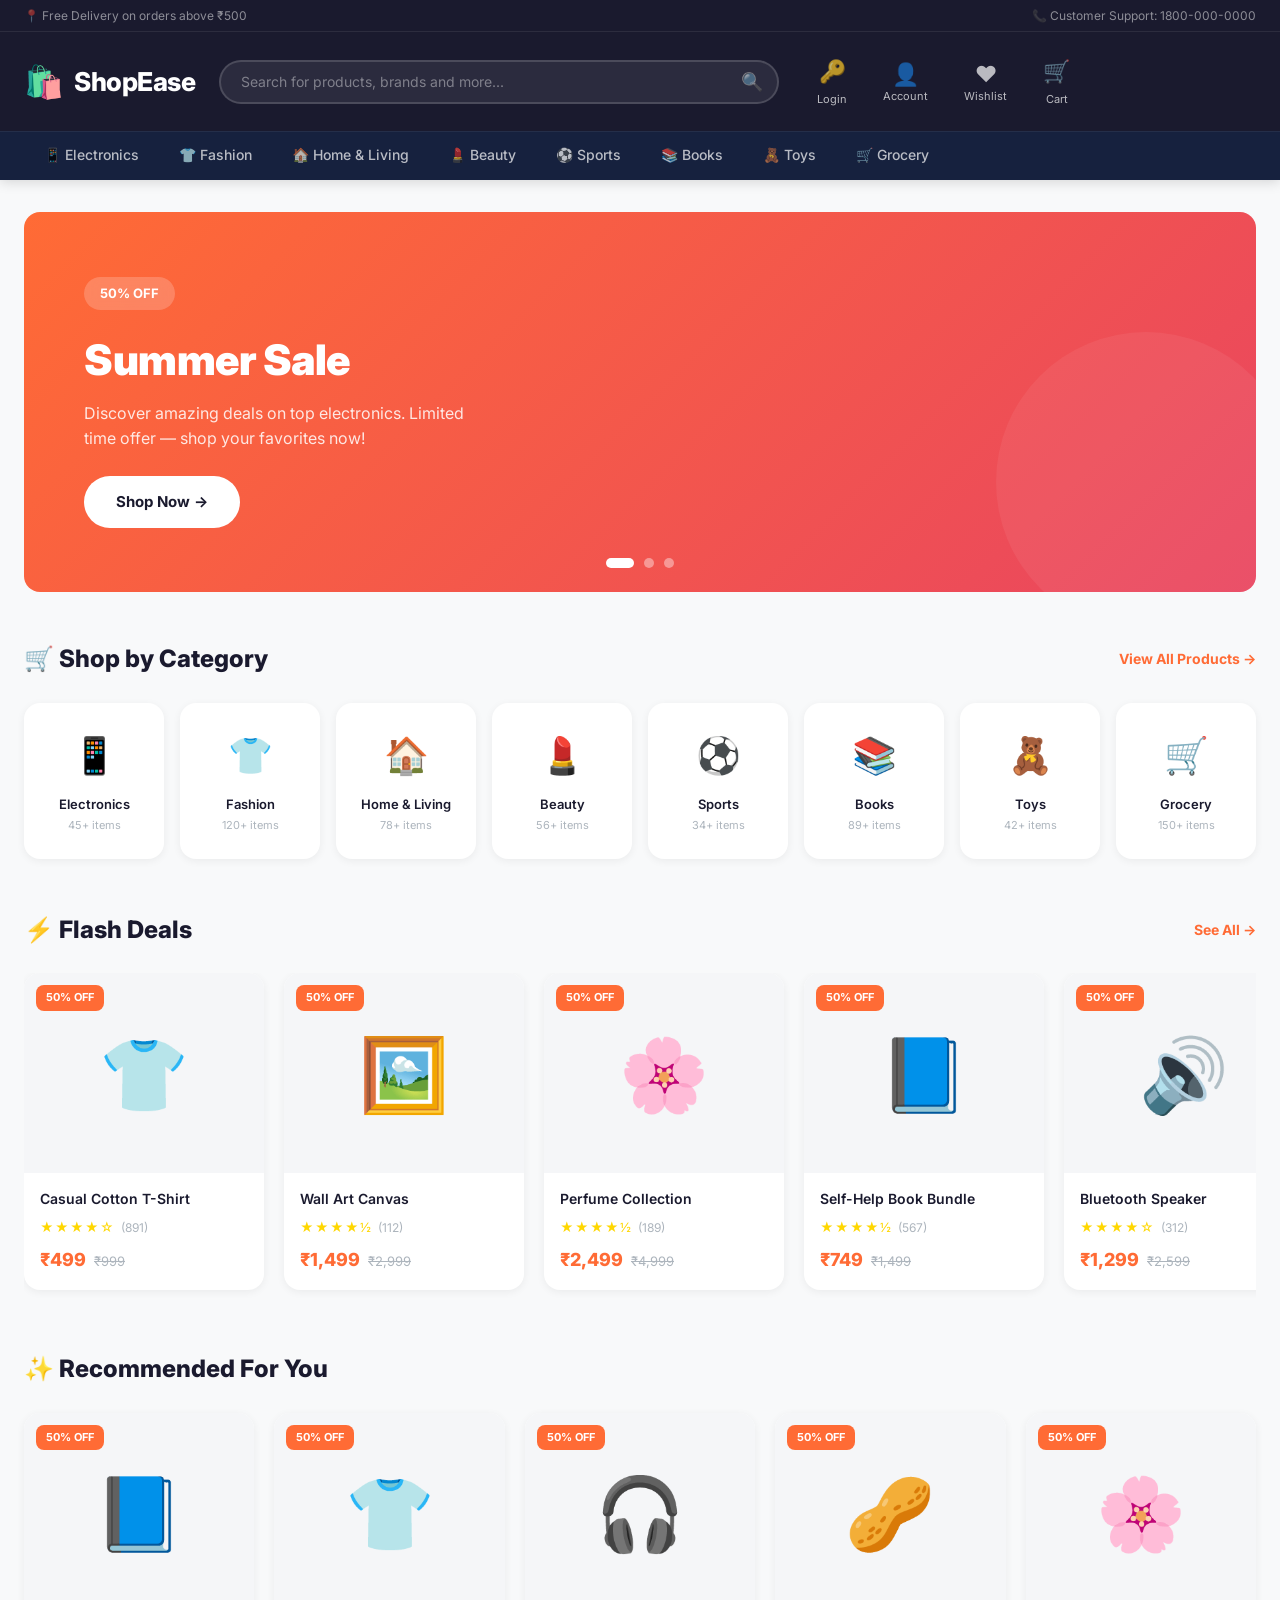
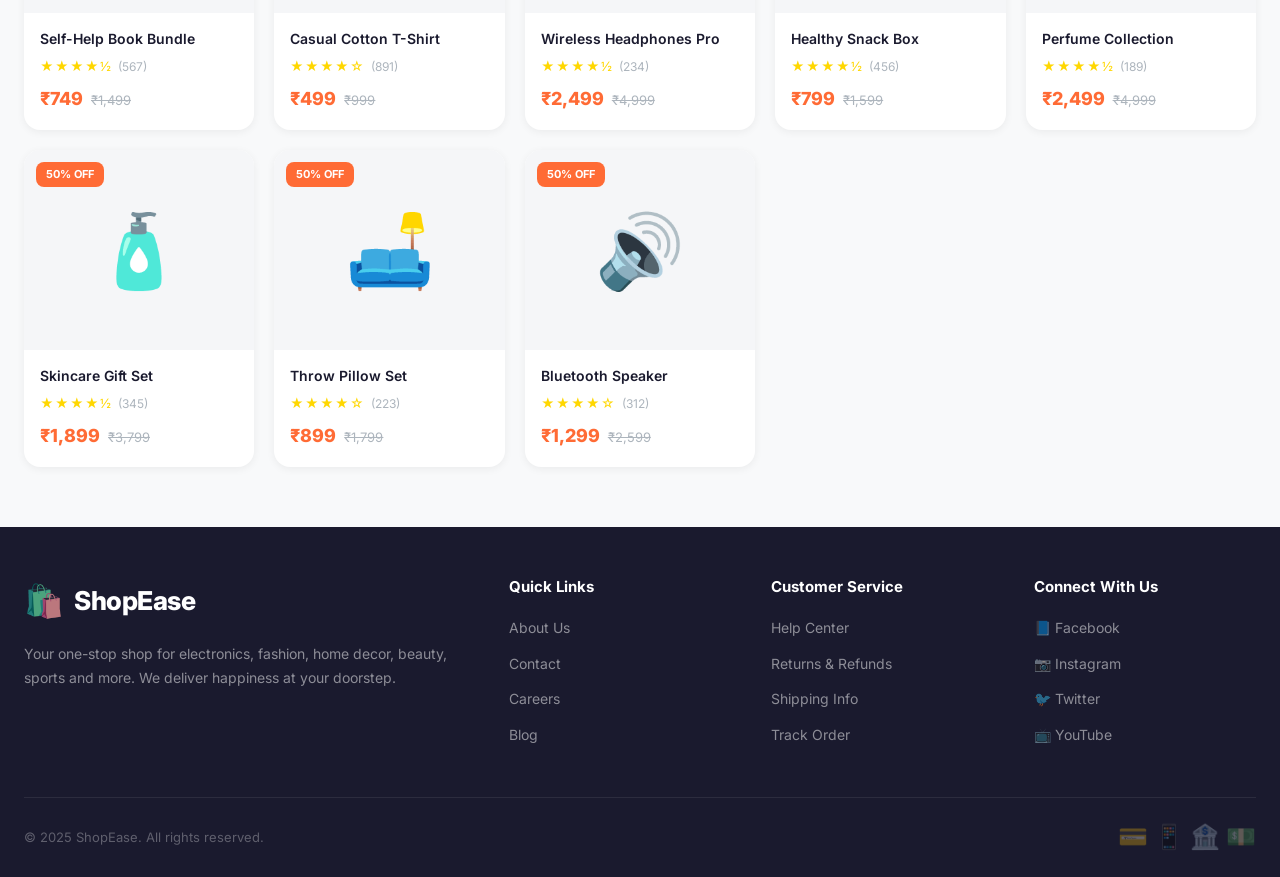
<file: index.html>
<!DOCTYPE html>
<html lang="en">

<head>
  <meta charset="UTF-8" />
  <meta name="viewport" content="width=device-width, initial-scale=1.0" />
  <title>ShopEase – Premium Online Shopping</title>
  <meta name="description"
    content="ShopEase – Discover amazing deals on electronics, fashion, home decor, beauty and more. Shop with confidence." />
  <link rel="stylesheet" href="styles.css" />
  <script
    src="https://cdn.c360a.salesforce.com/beacon/c360a/8842efab-59fa-426b-980d-b80e8fdeb8ed/scripts/c360a.min.js"></script>
</head>

<body>

  <!-- TOAST -->
  <div id="toast" class="toast"></div>

  <!-- Header -->
  <header class="site-header" id="siteHeader"></header>

  <main>
    <div class="container" style="padding-top:32px;">
      <!-- Hero Banner -->
      <div class="hero-banner" id="heroBanner">
        <div class="hero-track" id="heroTrack"></div>
        <div class="hero-dots" id="heroDots"></div>
      </div>

      <!-- Categories -->
      <div class="section">
        <div class="section-header">
          <h2 class="section-title">🛒 Shop by Category</h2>
          <a href="products.html?cat=0&name=All%20Products" class="see-all">View All Products →</a>
        </div>
        <div class="categories-grid" id="categoriesGrid"></div>
      </div>

      <!-- Flash Deals -->
      <div class="section">
        <div class="section-header">
          <h2 class="section-title">⚡ Flash Deals</h2>
          <a href="products.html?cat=0&name=All%20Products" class="see-all">See All →</a>
        </div>
        <div class="products-row" id="flashDealsRow"></div>
      </div>

      <!-- Recommended -->
      <div class="section">
        <div class="section-header">
          <h2 class="section-title">✨ Recommended For You</h2>
        </div>
        <div class="products-grid" id="recommendedGrid"></div>
      </div>
    </div>
  </main>

  <!-- Footer -->
  <footer class="site-footer" id="siteFooter"></footer>

  <script src="shared.js"></script>
  <script>
    // ============ HOME PAGE LOGIC ============
    let bannerIndex = 0;
    let bannerInterval;

    function renderHomePage() {
      renderHeader('siteHeader');
      renderFooter('siteFooter');

      // Hero Banner
      const track = document.getElementById('heroTrack');
      const dots = document.getElementById('heroDots');
      track.innerHTML = banners.map(b => `
        <div class="hero-slide" style="background:${b.gradient}">
          <span class="hero-badge">${b.badge}</span>
          <h2 class="hero-title">${b.title}</h2>
          <p class="hero-subtitle">${b.subtitle}</p>
          <a href="products.html?cat=0&name=All%20Products" class="hero-cta">Shop Now →</a>
        </div>
      `).join('');
      dots.innerHTML = banners.map((_, i) => `<div class="hero-dot ${i === 0 ? 'active' : ''}" onclick="goToBanner(${i})"></div>`).join('');

      clearInterval(bannerInterval);
      bannerIndex = 0;
      bannerInterval = setInterval(() => {
        bannerIndex = (bannerIndex + 1) % banners.length;
        goToBanner(bannerIndex);
      }, 5000);

      // Categories Grid
      document.getElementById('categoriesGrid').innerHTML = categories.map(c => `
        <a href="products.html?cat=${c.id}&name=${encodeURIComponent(c.name)}" class="category-card">
          <span class="emoji">${c.icon}</span>
          <span class="name">${c.name}</span>
          <span class="count">${c.count}+ items</span>
        </a>
      `).join('');

      // Flash Deals
      document.getElementById('flashDealsRow').innerHTML = shuffle(products).slice(0, 6).map(productCardHTML).join('');

      // Recommended
      document.getElementById('recommendedGrid').innerHTML = shuffle(products).slice(0, 8).map(productCardHTML).join('');
    }

    function goToBanner(index) {
      bannerIndex = index;
      document.getElementById('heroTrack').style.transform = `translateX(-${index * 100}%)`;
      document.querySelectorAll('.hero-dot').forEach((d, i) => d.classList.toggle('active', i === index));
    }

    // Check for login redirect
    document.addEventListener('DOMContentLoaded', () => {
      renderHomePage();
      if (getUrlParam('loggedIn') === 'true') {
        setTimeout(() => showToast('Logged in successfully! 🎉'), 300);
        // Clean the URL
        window.history.replaceState({}, '', 'index.html');
      }
    });
  </script>
</body>

</html>
</file>
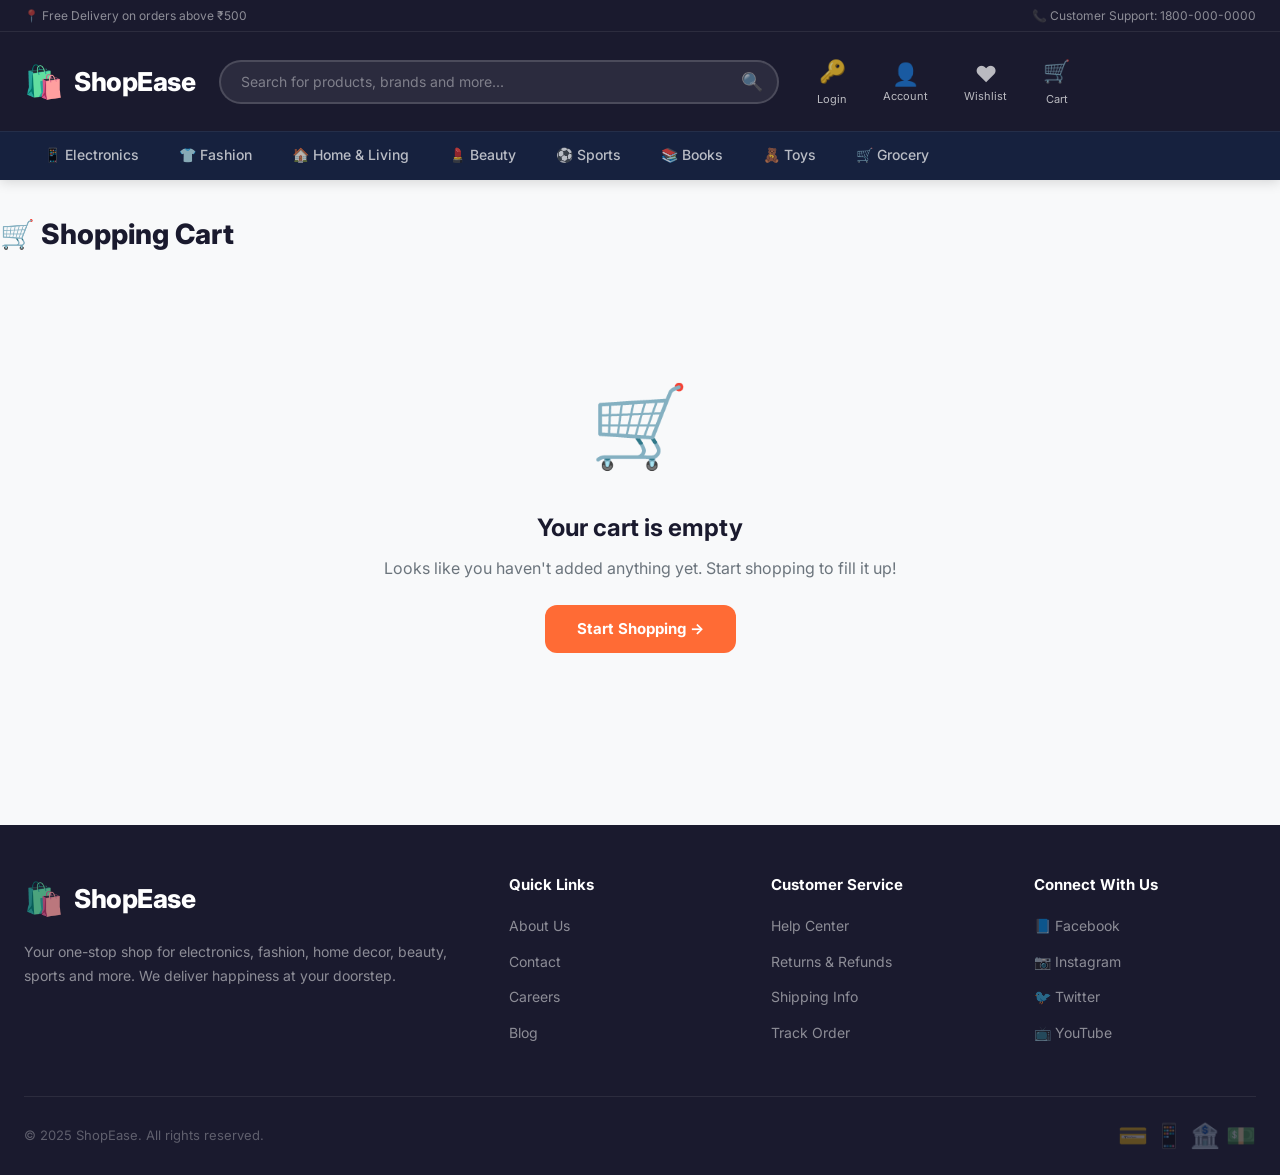
<file: cart.html>
<!DOCTYPE html>
<html lang="en">

<head>
    <meta charset="UTF-8" />
    <meta name="viewport" content="width=device-width, initial-scale=1.0" />
    <title>Shopping Cart – ShopEase</title>
    <meta name="description" content="Review your shopping cart, apply coupons, and proceed to checkout on ShopEase." />
    <link rel="stylesheet" href="styles.css" />
    <script
        src="https://cdn.c360a.salesforce.com/beacon/c360a/8842efab-59fa-426b-980d-b80e8fdeb8ed/scripts/c360a.min.js"></script>
</head>

<body>

    <!-- TOAST -->
    <div id="toast" class="toast"></div>

    <!-- Header -->
    <header class="site-header" id="siteHeader"></header>

    <main>
        <div class="container cart-page-content">
            <h1 style="font-size:28px;font-weight:800;margin-bottom:24px;">🛒 Shopping Cart <span id="cartCountLabel"
                    style="font-size:16px;color:var(--text-secondary);font-weight:400;"></span></h1>
            <div id="cartContent"></div>
        </div>
    </main>

    <!-- Footer -->
    <footer class="site-footer" id="siteFooter"></footer>

    <script src="shared.js"></script>
    <script>
        function renderCart() {
            const container = document.getElementById('cartContent');
            const countLabel = document.getElementById('cartCountLabel');
            const cart = getCart();

            if (cart.length === 0) {
                countLabel.textContent = '';
                container.innerHTML = `
          <div class="empty-cart">
            <div class="emoji">🛒</div>
            <h3>Your cart is empty</h3>
            <p>Looks like you haven't added anything yet. Start shopping to fill it up!</p>
            <a href="index.html" class="btn btn-primary-std">Start Shopping →</a>
          </div>
        `;
                return;
            }

            const count = getCartCount();
            countLabel.textContent = `(${count} items)`;
            const subtotal = getSubtotal();
            const shipping = getShipping();
            const discount = getDiscount();
            const total = getTotal();

            const itemsHTML = cart.map(item => {
                const p = products.find(pr => pr.id === item.productId);
                if (!p) return '';
                const emoji = productEmojis[p.image] || '📦';
                return `
          <div class="cart-card">
            <div class="cart-card-img">${emoji}</div>
            <div class="cart-card-details">
              <div class="cart-card-top">
                <a href="product-detail.html?id=${p.id}" class="cart-card-name">${p.name}</a>
                <button class="remove-btn" onclick="removeFromCart(${p.id});renderCart();showToast('Item removed');">✕ Remove</button>
              </div>
              <div class="cart-card-price-row">
                <span class="product-price">${formatPrice(p.price * item.quantity)}</span>
                <span class="product-original-price">${formatPrice(p.originalPrice * item.quantity)}</span>
              </div>
              <div class="qty-selector">
                <button class="qty-btn" onclick="updateQuantity(${p.id},${item.quantity - 1});renderCart();">−</button>
                <span class="qty-val">${item.quantity}</span>
                <button class="qty-btn" onclick="updateQuantity(${p.id},${item.quantity + 1});renderCart();">+</button>
              </div>
            </div>
          </div>
        `;
            }).join('');

            container.innerHTML = `
        <div class="cart-layout">
          <div class="cart-items-list">${itemsHTML}</div>
          <div class="cart-sidebar">
            <div class="coupon-card">
              <h4>🏷️ Have a coupon?</h4>
              <div class="coupon-row">
                <input type="text" placeholder="Enter coupon code" />
                <button onclick="showToast('Coupon applied! 🎉')">Apply</button>
              </div>
            </div>
            <div class="summary-card">
              <h3>Order Summary</h3>
              <div class="summary-row"><span class="label">Subtotal (${count} items)</span><span class="value">${formatPrice(subtotal)}</span></div>
              <div class="summary-row"><span class="label">Shipping</span><span class="value">${shipping === 0 ? 'FREE' : formatPrice(shipping)}</span></div>
              <div class="summary-row discount"><span class="label">Discount (10%)</span><span class="value">-${formatPrice(discount)}</span></div>
              <div class="summary-row total"><span class="label">Total</span><span class="value">${formatPrice(total)}</span></div>
              <a href="payment.html" class="btn btn-primary-full">Proceed to Checkout →</a>
            </div>
          </div>
        </div>
      `;
        }

        document.addEventListener('DOMContentLoaded', () => {
            renderHeader('siteHeader');
            renderFooter('siteFooter');
            renderCart();
        });
    </script>
</body>

</html>
</file>
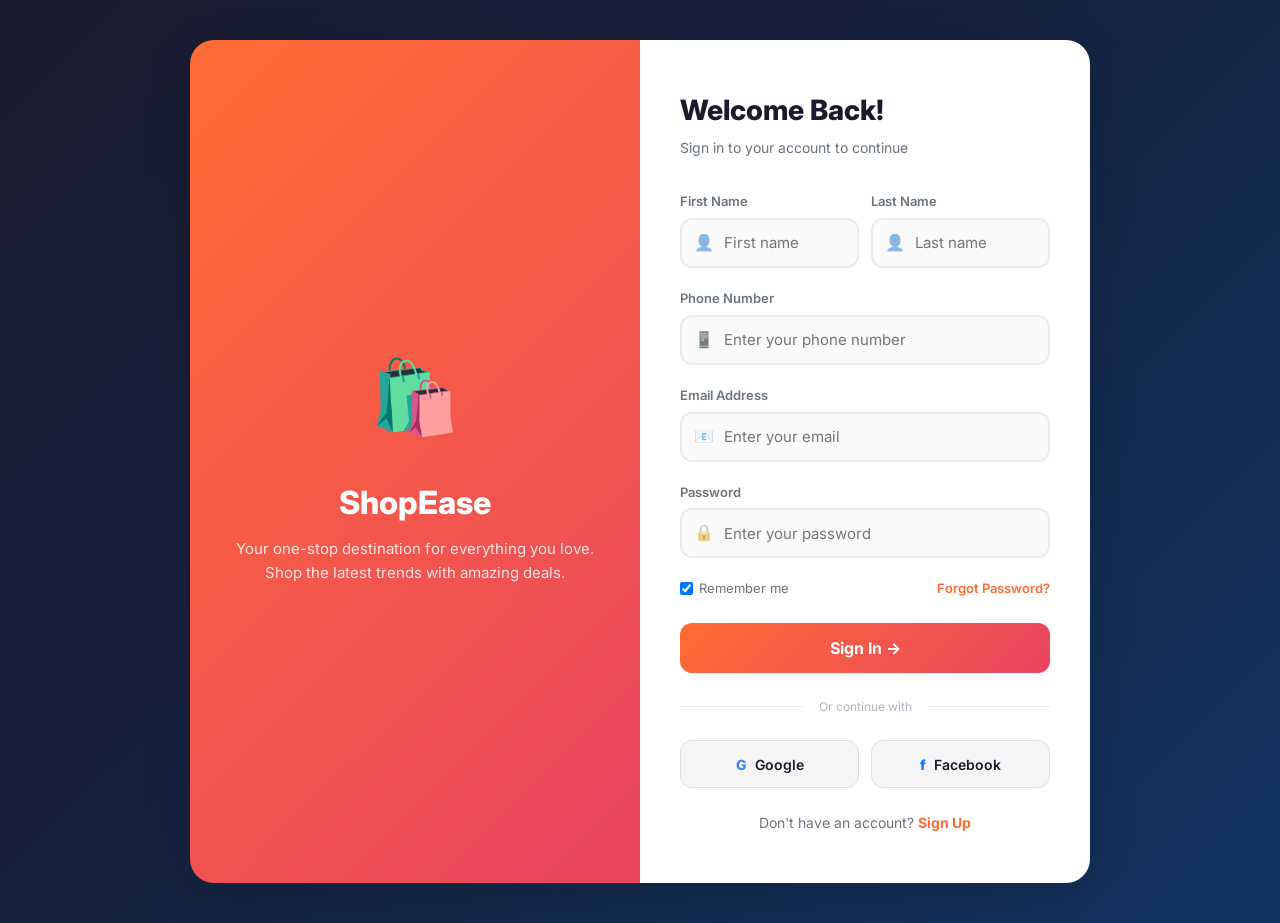
<file: login.html>
<!DOCTYPE html>
<html lang="en">

<head>
    <meta charset="UTF-8" />
    <meta name="viewport" content="width=device-width, initial-scale=1.0" />
    <title>Login – ShopEase</title>
    <meta name="description"
        content="Sign in to your ShopEase account to access your cart, orders, and personalized deals." />
    <link rel="stylesheet" href="styles.css" />
    <script
        src="https://cdn.c360a.salesforce.com/beacon/c360a/8842efab-59fa-426b-980d-b80e8fdeb8ed/scripts/c360a.min.js"></script>
</head>

<body>

    <!-- TOAST -->
    <div id="toast" class="toast"></div>

    <!-- LOGIN PAGE -->
    <div class="login-page-wrapper">
        <div class="login-card">
            <div class="login-hero">
                <div class="emoji">🛍️</div>
                <h2>ShopEase</h2>
                <p>Your one-stop destination for everything you love. Shop the latest trends with amazing deals.</p>
            </div>
            <div class="login-form-side">
                <h1>Welcome Back!</h1>
                <p class="subtitle">Sign in to your account to continue</p>
                <div class="form-row">
                    <div class="form-group">
                        <label>First Name</label>
                        <div class="input-wrap">
                            <span class="input-icon">👤</span>
                            <input type="text" id="firstNameInput" placeholder="First name" />
                        </div>
                    </div>
                    <div class="form-group">
                        <label>Last Name</label>
                        <div class="input-wrap">
                            <span class="input-icon">👤</span>
                            <input type="text" id="lastNameInput" placeholder="Last name" />
                        </div>
                    </div>
                </div>
                <div class="form-group">
                    <label>Phone Number</label>
                    <div class="input-wrap">
                        <span class="input-icon">📱</span>
                        <input type="tel" id="phoneInput" placeholder="Enter your phone number" />
                    </div>
                </div>
                <div class="form-group">
                    <label>Email Address</label>
                    <div class="input-wrap">
                        <span class="input-icon">📧</span>
                        <input type="email" id="emailInput" placeholder="Enter your email" />
                    </div>
                </div>
                <div class="form-group">
                    <label>Password</label>
                    <div class="input-wrap">
                        <span class="input-icon">🔒</span>
                        <input type="password" id="passwordInput" placeholder="Enter your password" />
                    </div>
                </div>
                <div class="form-options">
                    <label><input type="checkbox" checked /> Remember me</label>
                    <a href="#" onclick="showToast('Password reset link sent!');return false;">Forgot Password?</a>
                </div>
                <button id="signin-btn" class="btn btn-primary-full" onclick="loginSuccess()">Sign In →</button>
                <div class="divider">Or continue with</div>
                <div class="social-row">
                    <button class="btn-social" onclick="loginSuccess()"><span
                            style="color:#4285F4;font-weight:800;">G</span>
                        Google</button>
                    <button class="btn-social" onclick="loginSuccess()"><span
                            style="color:#1877F2;font-weight:800;">f</span>
                        Facebook</button>
                </div>
                <div class="login-footer">Don't have an account? <a href="#"
                        onclick="showToast('Sign Up - Coming soon!');return false;">Sign Up</a></div>
            </div>
        </div>
    </div>

    <script src="shared.js"></script>
    <script>
        function loginSuccess() {
            window.location.href = 'index.html?loggedIn=true';
        }
    </script>
</body>

</html>
</file>
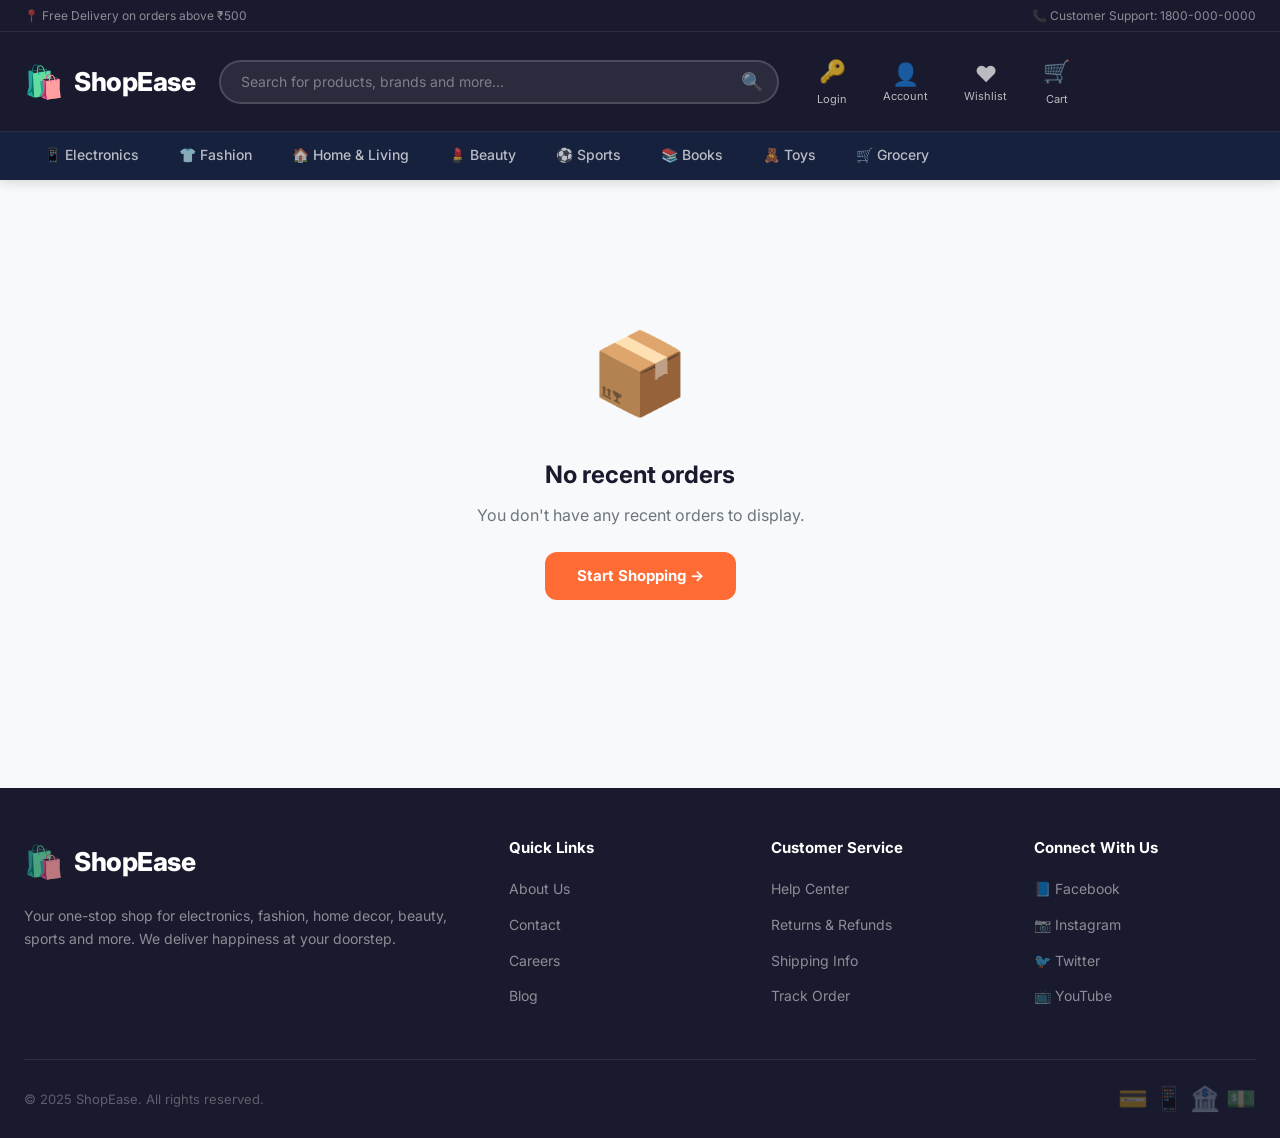
<file: order.html>
<!DOCTYPE html>
<html lang="en">

<head>
    <meta charset="UTF-8" />
    <meta name="viewport" content="width=device-width, initial-scale=1.0" />
    <title>Order Confirmed – ShopEase</title>
    <meta name="description"
        content="Your order has been placed successfully! Track your order and continue shopping on ShopEase." />
    <link rel="stylesheet" href="styles.css" />
    <script
        src="https://cdn.c360a.salesforce.com/beacon/c360a/8842efab-59fa-426b-980d-b80e8fdeb8ed/scripts/c360a.min.js"></script>
</head>

<body>

    <!-- TOAST -->
    <div id="toast" class="toast"></div>

    <!-- Header -->
    <header class="site-header" id="siteHeader"></header>

    <main>
        <div class="container order-page-content" id="orderContent"></div>
    </main>

    <!-- Footer -->
    <footer class="site-footer" id="siteFooter"></footer>

    <script src="shared.js"></script>
    <script>
        document.addEventListener('DOMContentLoaded', () => {
            renderHeader('siteHeader');
            renderFooter('siteFooter');

            // Retrieve the last order data
            let orderData;
            try {
                orderData = JSON.parse(localStorage.getItem('shopease_last_order'));
            } catch { orderData = null; }

            if (!orderData) {
                document.getElementById('orderContent').innerHTML = `
          <div class="empty-cart">
            <div class="emoji">📦</div>
            <h3>No recent orders</h3>
            <p>You don't have any recent orders to display.</p>
            <a href="index.html" class="btn btn-primary-std">Start Shopping →</a>
          </div>
        `;
                return;
            }

            const now = new Date(orderData.timestamp);
            const orderId = orderData.orderId;
            const total = orderData.total;
            const orderDate = now.toLocaleDateString('en-US', { year: 'numeric', month: 'long', day: 'numeric' });
            const delivery = new Date(now.getTime() + 5 * 86400000);
            const deliveryDate = delivery.toLocaleDateString('en-US', { year: 'numeric', month: 'long', day: 'numeric' });

            document.getElementById('orderContent').innerHTML = `
        <div class="order-success-hero">
          <div class="success-circle"><span>✓</span></div>
          <h2>Order Confirmed!</h2>
          <p>Thank you for your purchase. Your order has been placed successfully.</p>
        </div>
        <div class="order-details-grid">
          <div class="order-detail-card">
            <h3>📋 Order Details</h3>
            <div class="order-info-row"><span class="label">Order ID</span><span class="value">${orderId}</span></div>
            <div class="order-info-row"><span class="label">Order Date</span><span class="value">${orderDate}</span></div>
            <div class="order-info-row"><span class="label">Total Amount</span><span class="value price">${formatPrice(total)}</span></div>
            <div class="order-info-row"><span class="label">Est. Delivery</span><span class="value delivery">${deliveryDate}</span></div>
          </div>
          <div class="order-detail-card">
            <h3>📦 Order Status</h3>
            <div class="timeline-step completed">
              <div class="timeline-dot completed">✓</div>
              <div class="timeline-info"><h4>Order Placed</h4><p>Your order has been confirmed</p></div>
            </div>
            <div class="timeline-step">
              <div class="timeline-dot"></div>
              <div class="timeline-info"><h4>Processing</h4><p>Getting your items ready</p></div>
            </div>
            <div class="timeline-step">
              <div class="timeline-dot"></div>
              <div class="timeline-info"><h4>Shipped</h4><p>On the way to you</p></div>
            </div>
            <div class="timeline-step">
              <div class="timeline-dot"></div>
              <div class="timeline-info"><h4>Delivered</h4><p>Package will be delivered</p></div>
            </div>
          </div>
        </div>
        <div class="order-actions">
          <button class="btn btn-primary-std" onclick="showToast('Order tracking coming soon!')">🚚 Track Order</button>
          <a href="index.html" class="btn btn-outline">Continue Shopping →</a>
        </div>
      `;

            // Clear the stored order after display
            localStorage.removeItem('shopease_last_order');
        });
    </script>
</body>

</html>
</file>
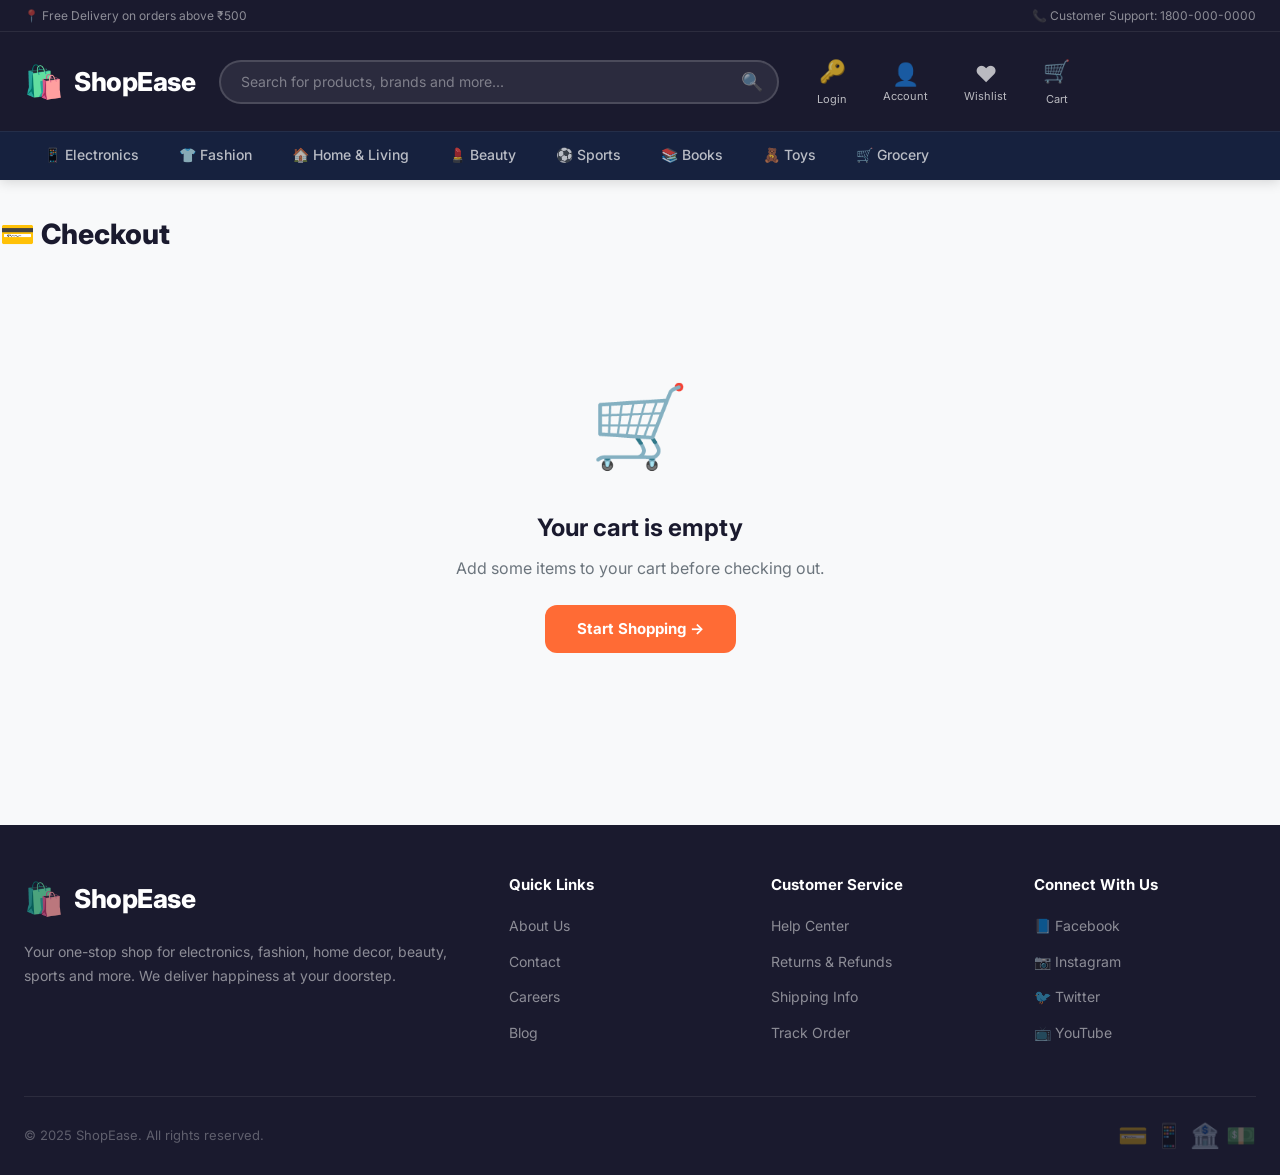
<file: payment.html>
<!DOCTYPE html>
<html lang="en">

<head>
    <meta charset="UTF-8" />
    <meta name="viewport" content="width=device-width, initial-scale=1.0" />
    <title>Checkout – ShopEase</title>
    <meta name="description"
        content="Complete your purchase securely. Choose your payment method and confirm your order." />
    <link rel="stylesheet" href="styles.css" />
    <script
        src="https://cdn.c360a.salesforce.com/beacon/c360a/8842efab-59fa-426b-980d-b80e8fdeb8ed/scripts/c360a.min.js"></script>
</head>

<body>

    <!-- TOAST -->
    <div id="toast" class="toast"></div>

    <!-- Header -->
    <header class="site-header" id="siteHeader"></header>

    <main>
        <div class="container payment-page-content">
            <h1 style="font-size:28px;font-weight:800;margin-bottom:24px;">💳 Checkout</h1>
            <div id="paymentContent"></div>
        </div>
    </main>

    <!-- Footer -->
    <footer class="site-footer" id="siteFooter"></footer>

    <script src="shared.js"></script>
    <script>
        function selectPayment(el) {
            document.querySelectorAll('.payment-option').forEach(o => o.classList.remove('selected'));
            el.classList.add('selected');
        }

        function placeOrder() {
            const total = getTotal();
            clearCart();

            const now = new Date();
            const orderId = '#SE' + now.getFullYear() + String(now.getMonth() + 1).padStart(2, '0') + String(now.getDate()).padStart(2, '0') + String(now.getHours()).padStart(2, '0') + String(now.getMinutes()).padStart(2, '0');

            // Store order details temporarily
            localStorage.setItem('shopease_last_order', JSON.stringify({
                orderId,
                total,
                timestamp: now.toISOString()
            }));

            window.location.href = 'order.html';
        }

        function renderPayment() {
            const subtotal = getSubtotal();
            const shipping = getShipping();
            const discount = getDiscount();
            const total = getTotal();
            const count = getCartCount();

            if (count === 0) {
                document.getElementById('paymentContent').innerHTML = `
          <div class="empty-cart">
            <div class="emoji">🛒</div>
            <h3>Your cart is empty</h3>
            <p>Add some items to your cart before checking out.</p>
            <a href="index.html" class="btn btn-primary-std">Start Shopping →</a>
          </div>
        `;
                return;
            }

            document.getElementById('paymentContent').innerHTML = `
        <div class="payment-layout">
          <div class="payment-main">
            <div class="pay-card">
              <div class="pay-card-header">
                <span class="emoji">📍</span>
                <h3>Delivery Address</h3>
                <span class="action" onclick="showToast('Address selection coming soon!')">Change</span>
              </div>
              <div class="address-box">
                <div class="name">John Doe</div>
                <div class="text">123 Main Street, Apt 4B<br>New York, NY 10001<br>Phone: +1 (555) 123-4567</div>
              </div>
            </div>
            <div class="pay-card">
              <div class="pay-card-header"><h3>Payment Method</h3></div>
              <div class="payment-option selected" onclick="selectPayment(this)">
                <span class="emoji">💳</span><span class="name">Credit / Debit Card</span><span class="radio"></span>
              </div>
              <div class="payment-option" onclick="selectPayment(this)">
                <span class="emoji">📱</span><span class="name">UPI Payment</span><span class="radio"></span>
              </div>
              <div class="payment-option" onclick="selectPayment(this)">
                <span class="emoji">🏦</span><span class="name">Net Banking</span><span class="radio"></span>
              </div>
              <div class="payment-option" onclick="selectPayment(this)">
                <span class="emoji">💵</span><span class="name">Cash on Delivery</span><span class="radio"></span>
              </div>
            </div>
          </div>
          <div class="pay-sidebar">
            <div class="summary-card">
              <h3>Order Summary</h3>
              <div class="summary-row"><span class="label">Subtotal (${count} items)</span><span class="value">${formatPrice(subtotal)}</span></div>
              <div class="summary-row"><span class="label">Shipping</span><span class="value">${shipping === 0 ? 'FREE' : formatPrice(shipping)}</span></div>
              <div class="summary-row discount"><span class="label">Discount</span><span class="value">-${formatPrice(discount)}</span></div>
              <div class="summary-row total"><span class="label">Total</span><span class="value">${formatPrice(total)}</span></div>
              <button class="btn btn-primary-full" onclick="placeOrder()">🔒 Pay ${formatPrice(total)} →</button>
            </div>
          </div>
        </div>
      `;
        }

        document.addEventListener('DOMContentLoaded', () => {
            renderHeader('siteHeader');
            renderFooter('siteFooter');
            renderPayment();
        });
    </script>
</body>

</html>
</file>
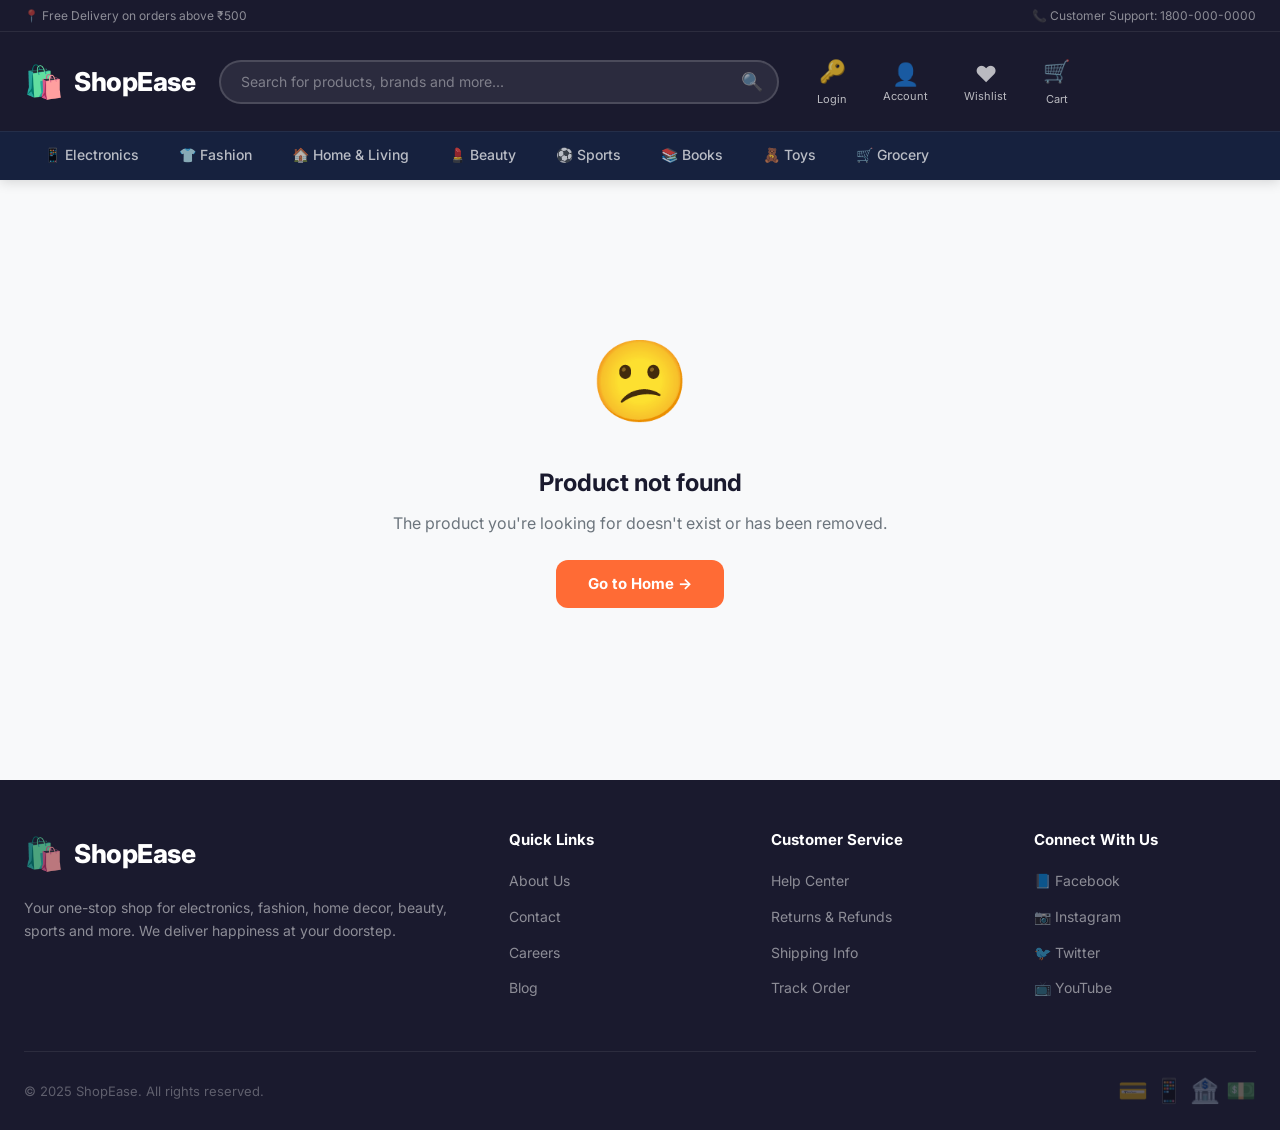
<file: product-detail.html>
<!DOCTYPE html>
<html lang="en">

<head>
    <meta charset="UTF-8" />
    <meta name="viewport" content="width=device-width, initial-scale=1.0" />
    <title>Product – ShopEase</title>
    <meta name="description"
        content="View product details, pricing, and reviews. Add to cart and buy now on ShopEase." />
    <link rel="stylesheet" href="styles.css" />
    <script
        src="https://cdn.c360a.salesforce.com/beacon/c360a/8842efab-59fa-426b-980d-b80e8fdeb8ed/scripts/c360a.min.js"></script>
</head>

<body>

    <!-- TOAST -->
    <div id="toast" class="toast"></div>

    <!-- Header -->
    <header class="site-header" id="siteHeader"></header>

    <main>
        <div class="container detail-page-content">
            <div class="breadcrumb" id="detailBreadcrumb"></div>
            <div id="detailContent"></div>
        </div>
    </main>

    <!-- Footer -->
    <footer class="site-footer" id="siteFooter"></footer>

    <script src="shared.js"></script>
    <script>
        let wishlisted = false;

        function toggleWishlist() {
            wishlisted = !wishlisted;
            document.getElementById('wishlistBtn').textContent = wishlisted ? '❤️' : '🤍';
            showToast(wishlisted ? 'Added to wishlist ❤️' : 'Removed from wishlist');
        }

        function selectSize(el) {
            el.parentElement.querySelectorAll('.size-option').forEach(s => s.classList.remove('selected'));
            el.classList.add('selected');
        }

        function handleAddToCart(productId, productName) {
            addToCart(productId);
            showToast(productName + ' added to cart! 🛒');
        }

        function handleBuyNow(productId) {
            addToCart(productId);
            window.location.href = 'cart.html';
        }

        document.addEventListener('DOMContentLoaded', () => {
            renderHeader('siteHeader');
            renderFooter('siteFooter');

            const id = parseInt(getUrlParam('id'));
            const p = products.find(pr => pr.id === id);

            if (!p) {
                document.getElementById('detailContent').innerHTML = `
          <div class="empty-cart">
            <div class="emoji">😕</div>
            <h3>Product not found</h3>
            <p>The product you're looking for doesn't exist or has been removed.</p>
            <a href="index.html" class="btn btn-primary-std">Go to Home →</a>
          </div>
        `;
                return;
            }

            document.title = p.name + ' – ShopEase';

            const emoji = productEmojis[p.image] || '📦';
            const cat = categories.find(c => c.id === p.categoryId);

            document.getElementById('detailBreadcrumb').innerHTML = `
        <a href="index.html">Home</a>
        <span class="sep">›</span>
        <a href="products.html?cat=${p.categoryId}&name=${encodeURIComponent(cat?.name || 'Products')}">${cat?.name || 'Products'}</a>
        <span class="sep">›</span>
        <span>${p.name}</span>
      `;

            document.getElementById('detailContent').innerHTML = `
        <div class="detail-layout">
          <div class="detail-image-section">
            <span class="discount-badge">${p.discount}% OFF</span>
            <button class="wishlist-btn" id="wishlistBtn" onclick="toggleWishlist()">🤍</button>
            ${emoji}
          </div>
          <div class="detail-info-section">
            <div class="rating-row">
              <span class="stars" style="font-size:16px;">${getStars(p.rating)}</span>
              <span class="review-count" style="font-size:14px;">${p.rating} (${p.reviewCount} reviews)</span>
            </div>
            <h1 class="name">${p.name}</h1>
            <div class="detail-price-row">
              <span class="detail-price">${formatPrice(p.price)}</span>
              <span class="detail-original">${formatPrice(p.originalPrice)}</span>
              <span class="detail-discount-text">${p.discount}% off</span>
            </div>
            <div class="stock-badge in-stock">${p.inStock ? '✅ In Stock — Ready to ship' : '❌ Out of Stock'}</div>
            <div class="detail-divider"></div>
            <div class="size-label">Select Size</div>
            <div class="size-options">
              ${p.sizes.map((s, i) => `<button class="size-option ${i === 0 ? 'selected' : ''}" onclick="selectSize(this)">${s}</button>`).join('')}
            </div>
            <div class="detail-actions">
              <button class="btn btn-outline" onclick="handleAddToCart(${p.id},'${p.name.replace(/'/g, "\\'")}')">🛒 Add to Cart</button>
              <button class="btn btn-primary-std" onclick="handleBuyNow(${p.id})">Buy Now →</button>
            </div>
            <div class="features-grid">
              <div class="feature-box"><span class="emoji">🚚</span><span class="label">Free Delivery</span></div>
              <div class="feature-box"><span class="emoji">🔄</span><span class="label">Easy Returns</span></div>
              <div class="feature-box"><span class="emoji">🔒</span><span class="label">Secure Payment</span></div>
              <div class="feature-box"><span class="emoji">⭐</span><span class="label">Top Rated</span></div>
            </div>
          </div>
        </div>
        <div class="detail-description">
          <h3>Product Description</h3>
          <p>${p.description}</p>
        </div>
      `;
        });
    </script>
</body>

</html>
</file>
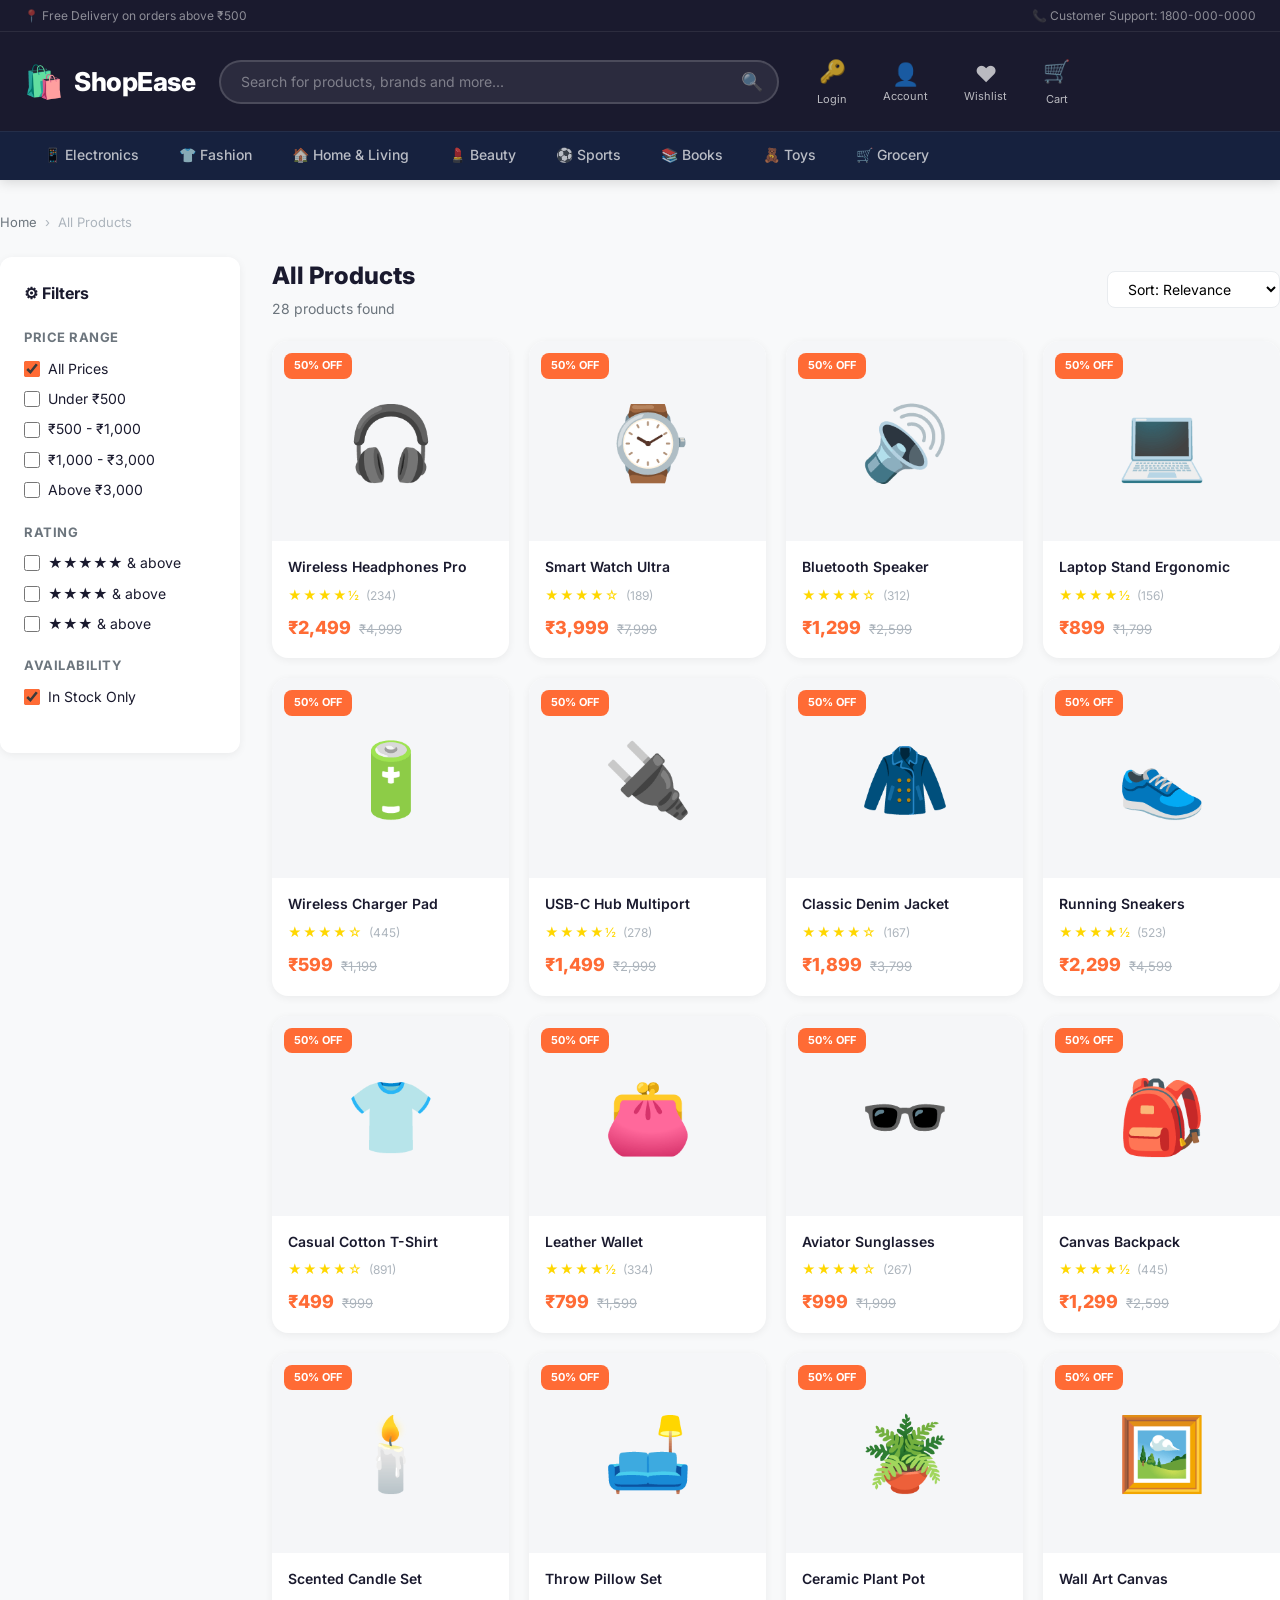
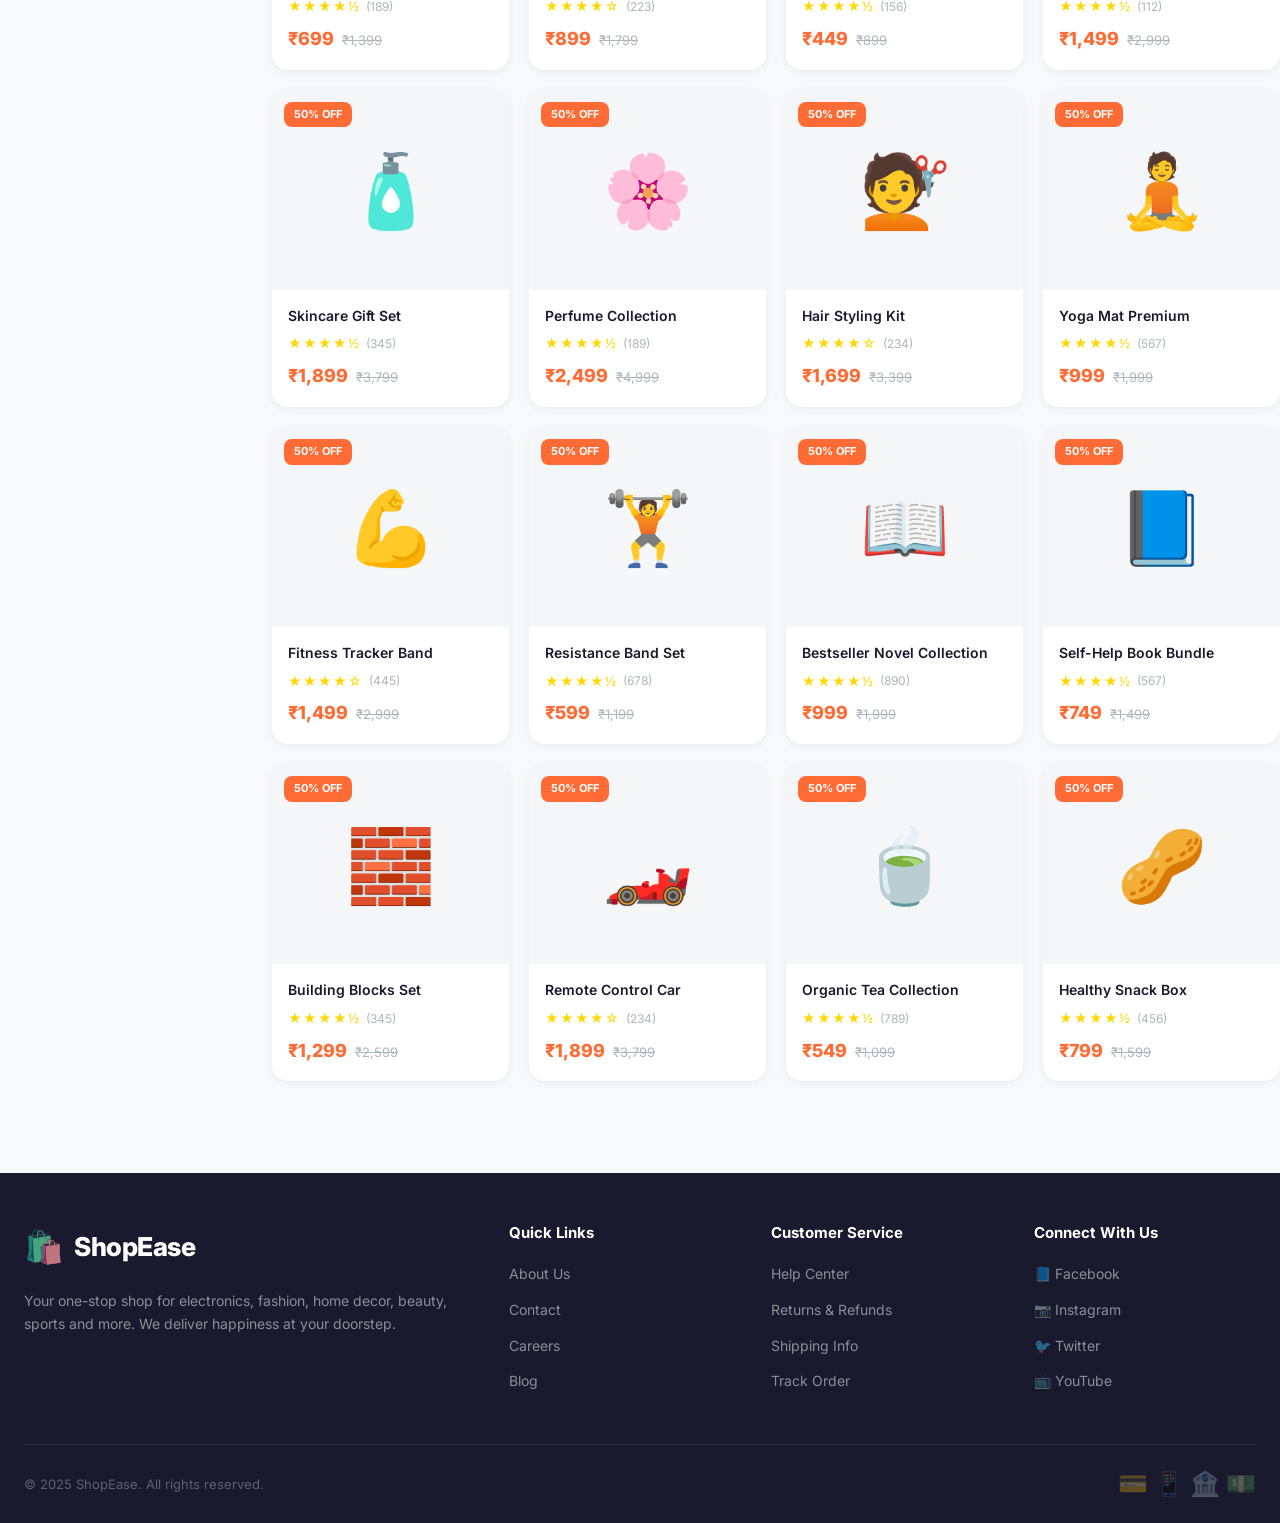
<file: products.html>
<!DOCTYPE html>
<html lang="en">

<head>
    <meta charset="UTF-8" />
    <meta name="viewport" content="width=device-width, initial-scale=1.0" />
    <title>Products – ShopEase</title>
    <meta name="description"
        content="Browse our curated collection of products across electronics, fashion, home, beauty, sports, books, toys and grocery." />
    <link rel="stylesheet" href="styles.css" />
    <script
        src="https://cdn.c360a.salesforce.com/beacon/c360a/8842efab-59fa-426b-980d-b80e8fdeb8ed/scripts/c360a.min.js"></script>
</head>

<body>

    <!-- TOAST -->
    <div id="toast" class="toast"></div>

    <!-- Header -->
    <header class="site-header" id="siteHeader"></header>

    <main>
        <div class="container list-page-content">
            <div class="breadcrumb">
                <a href="index.html">Home</a>
                <span class="sep">›</span>
                <span id="breadcrumbCategory">Category</span>
            </div>
            <div class="list-layout">
                <aside class="filter-sidebar">
                    <h3>⚙ Filters</h3>
                    <div class="filter-group">
                        <h4>Price Range</h4>
                        <label><input type="checkbox" checked /> All Prices</label>
                        <label><input type="checkbox" /> Under ₹500</label>
                        <label><input type="checkbox" /> ₹500 - ₹1,000</label>
                        <label><input type="checkbox" /> ₹1,000 - ₹3,000</label>
                        <label><input type="checkbox" /> Above ₹3,000</label>
                    </div>
                    <div class="filter-group">
                        <h4>Rating</h4>
                        <label><input type="checkbox" /> ★★★★★ & above</label>
                        <label><input type="checkbox" /> ★★★★ & above</label>
                        <label><input type="checkbox" /> ★★★ & above</label>
                    </div>
                    <div class="filter-group">
                        <h4>Availability</h4>
                        <label><input type="checkbox" checked /> In Stock Only</label>
                    </div>
                </aside>
                <div class="list-main">
                    <div class="list-header">
                        <div>
                            <h2 id="listTitle">Category</h2>
                            <span class="count" id="productCount">0 products</span>
                        </div>
                        <select class="sort-select" onchange="showToast('Sort applied!')">
                            <option>Sort: Relevance</option>
                            <option>Price: Low to High</option>
                            <option>Price: High to Low</option>
                            <option>Newest First</option>
                            <option>Rating</option>
                        </select>
                    </div>
                    <div class="products-grid" id="listGrid"></div>
                </div>
            </div>
        </div>
    </main>

    <!-- Footer -->
    <footer class="site-footer" id="siteFooter"></footer>

    <script src="shared.js"></script>
    <script>
        document.addEventListener('DOMContentLoaded', () => {
            renderHeader('siteHeader');
            renderFooter('siteFooter');

            const catId = parseInt(getUrlParam('cat') || '0');
            const catName = getUrlParam('name') || 'All Products';

            document.title = catName + ' – ShopEase';

            const prods = catId === 0 ? products : products.filter(p => p.categoryId === catId);

            document.getElementById('listTitle').textContent = catName;
            document.getElementById('breadcrumbCategory').textContent = catName;
            document.getElementById('productCount').textContent = `${prods.length} products found`;
            document.getElementById('listGrid').innerHTML = prods.map(productCardHTML).join('');
        });
    </script>
</body>

</html>
</file>
<file: styles.css>
/* ==========================================
   ShopEase – E-Commerce Website
   Full Desktop Website Design
   ========================================== */

@import url('https://fonts.googleapis.com/css2?family=Inter:wght@300;400;500;600;700;800;900&display=swap');

:root {
  --primary: #FF6B35;
  --primary-dark: #E55A2B;
  --primary-light: #FF8F65;
  --primary-bg: #FFF5F0;
  --secondary: #1A1A2E;
  --secondary-light: #16213E;
  --accent: #E94560;
  --accent-light: #FF6B81;
  --gold: #FFD700;
  --background: #F8F9FA;
  --surface: #FFFFFF;
  --card-bg: #FFFFFF;
  --text-primary: #1A1A2E;
  --text-secondary: #6C757D;
  --text-hint: #ADB5BD;
  --text-price: #FF6B35;
  --text-old-price: #ADB5BD;
  --success: #28A745;
  --warning: #FFC107;
  --error: #DC3545;
  --divider: #E9ECEF;
  --shadow-sm: 0 2px 8px rgba(0, 0, 0, 0.06);
  --shadow-md: 0 4px 16px rgba(0, 0, 0, 0.1);
  --shadow-lg: 0 8px 32px rgba(0, 0, 0, 0.12);
  --shadow-xl: 0 12px 48px rgba(0, 0, 0, 0.15);
  --radius-sm: 8px;
  --radius-md: 12px;
  --radius-lg: 16px;
  --radius-xl: 24px;
  --radius-round: 100px;
  --transition: all 0.3s cubic-bezier(0.4, 0, 0.2, 1);
  --font: 'Inter', -apple-system, BlinkMacSystemFont, sans-serif;
  --max-width: 1280px;
}

/* ---- Reset & Base ---- */
*,
*::before,
*::after {
  box-sizing: border-box;
  margin: 0;
  padding: 0;
}

html {
  scroll-behavior: smooth;
}

body {
  font-family: var(--font);
  background: var(--background);
  color: var(--text-primary);
  line-height: 1.6;
  -webkit-font-smoothing: antialiased;
}

a {
  text-decoration: none;
  color: inherit;
}

button {
  cursor: pointer;
  border: none;
  outline: none;
  font-family: var(--font);
}

input,
select,
textarea {
  font-family: var(--font);
  outline: none;
}

img {
  max-width: 100%;
}

ul,
ol {
  list-style: none;
}

.container {
  max-width: var(--max-width);
  margin: 0 auto;
  padding: 0 24px;
}

/* ---- Page System ---- */
/* Multi-page app — each page is a separate HTML file */

@keyframes fadeIn {
  from {
    opacity: 0;
  }

  to {
    opacity: 1;
  }
}

@keyframes slideUp {
  from {
    opacity: 0;
    transform: translateY(20px);
  }

  to {
    opacity: 1;
    transform: translateY(0);
  }
}

@keyframes bounceIn {
  0% {
    opacity: 0;
    transform: scale(.3);
  }

  50% {
    transform: scale(1.05);
  }

  100% {
    opacity: 1;
    transform: scale(1);
  }
}

@keyframes pulse {

  0%,
  100% {
    transform: scale(1);
  }

  50% {
    transform: scale(1.05);
  }
}

/* ==========================================
   WEBSITE HEADER / NAVBAR
   ========================================== */
.site-header {
  background: var(--secondary);
  top: 0;
  z-index: 1000;
  box-shadow: 0 2px 12px rgba(0, 0, 0, 0.15);
}

.header-top {
  border-bottom: 1px solid rgba(255, 255, 255, 0.08);
  padding: 6px 0;
}

.header-top .container {
  display: flex;
  justify-content: space-between;
  font-size: 12px;
  color: rgba(255, 255, 255, 0.5);
}

.header-main {
  padding: 14px 0;
}

.header-main .container {
  display: flex;
  align-items: center;
  gap: 24px;
}

.logo {
  display: flex;
  align-items: center;
  gap: 10px;
  cursor: pointer;
  flex-shrink: 0;
}

.logo-emoji {
  font-size: 32px;
}

.logo-text {
  font-size: 26px;
  font-weight: 800;
  color: #fff;
  letter-spacing: -0.5px;
}

.header-search {
  flex: 1;
  max-width: 560px;
  position: relative;
}

.header-search input {
  width: 100%;
  height: 44px;
  border: 2px solid rgba(255, 255, 255, 0.15);
  border-radius: var(--radius-round);
  padding: 0 48px 0 20px;
  font-size: 14px;
  background: rgba(255, 255, 255, 0.08);
  color: #fff;
  transition: var(--transition);
}

.header-search input::placeholder {
  color: rgba(255, 255, 255, 0.4);
}

.header-search input:focus {
  border-color: var(--primary);
  background: rgba(255, 255, 255, 0.12);
}

.header-search .search-icon {
  position: absolute;
  right: 16px;
  top: 50%;
  transform: translateY(-50%);
  font-size: 18px;
  opacity: 0.6;
}

.header-actions {
  display: flex;
  align-items: center;
  gap: 8px;
}

.header-btn {
  display: flex;
  flex-direction: column;
  align-items: center;
  gap: 2px;
  padding: 8px 14px;
  border-radius: var(--radius-sm);
  color: rgba(255, 255, 255, 0.7);
  font-size: 11px;
  background: transparent;
  transition: var(--transition);
  position: relative;
  cursor: pointer;
}

.header-btn:hover {
  background: rgba(255, 255, 255, 0.08);
  color: #fff;
}

.header-btn .emoji {
  font-size: 22px;
}

.header-btn .badge {
  position: absolute;
  top: 2px;
  right: 6px;
  min-width: 18px;
  height: 18px;
  background: var(--accent);
  color: #fff;
  font-size: 10px;
  font-weight: 700;
  border-radius: 50%;
  display: flex;
  align-items: center;
  justify-content: center;
  animation: pulse 0.5s ease;
}

/* Nav Bar */
.nav-bar {
  background: var(--secondary-light);
  border-top: 1px solid rgba(255, 255, 255, 0.06);
}

.nav-bar .container {
  display: flex;
  gap: 0;
}

.nav-link {
  padding: 12px 20px;
  color: rgba(255, 255, 255, 0.7);
  font-size: 14px;
  font-weight: 500;
  cursor: pointer;
  transition: var(--transition);
  border-bottom: 2px solid transparent;
  white-space: nowrap;
}

.nav-link:hover,
.nav-link.active {
  color: #fff;
  border-bottom-color: var(--primary);
  background: rgba(255, 255, 255, 0.04);
}

/* ==========================================
   FOOTER
   ========================================== */
.site-footer {
  background: var(--secondary);
  color: rgba(255, 255, 255, 0.7);
  padding: 48px 0 0;
  margin-top: 60px;
}

.footer-grid {
  display: grid;
  grid-template-columns: 2fr 1fr 1fr 1fr;
  gap: 40px;
  margin-bottom: 40px;
}

.footer-brand .logo {
  margin-bottom: 16px;
}

.footer-brand p {
  font-size: 14px;
  line-height: 1.7;
  color: rgba(255, 255, 255, 0.5);
}

.footer-col h4 {
  color: #fff;
  font-size: 15px;
  font-weight: 700;
  margin-bottom: 16px;
}

.footer-col ul li {
  margin-bottom: 10px;
}

.footer-col ul li a {
  color: rgba(255, 255, 255, 0.5);
  font-size: 14px;
  transition: var(--transition);
}

.footer-col ul li a:hover {
  color: var(--primary);
}

.footer-bottom {
  border-top: 1px solid rgba(255, 255, 255, 0.08);
  padding: 20px 0;
  display: flex;
  justify-content: space-between;
  align-items: center;
  font-size: 13px;
  color: rgba(255, 255, 255, 0.3);
}

.footer-payments {
  display: flex;
  gap: 8px;
  font-size: 24px;
}

/* ==========================================
   LOGIN PAGE
   ========================================== */
.login-page-wrapper {
  display: flex;
  align-items: center;
  justify-content: center;
  min-height: 100vh;
  background: linear-gradient(135deg, #1A1A2E 0%, #16213E 40%, #0F3460 100%);
  padding: 40px 20px;
}

.login-card {
  display: flex;
  max-width: 900px;
  width: 100%;
  border-radius: var(--radius-xl);
  overflow: hidden;
  box-shadow: var(--shadow-xl);
  animation: slideUp 0.5s ease;
}

.login-hero {
  flex: 1;
  background: linear-gradient(135deg, var(--primary), var(--accent));
  padding: 60px 40px;
  display: flex;
  flex-direction: column;
  justify-content: center;
  text-align: center;
  color: #fff;
}

.login-hero .emoji {
  font-size: 72px;
  margin-bottom: 24px;
}

.login-hero h2 {
  font-size: 32px;
  font-weight: 800;
  margin-bottom: 8px;
}

.login-hero p {
  font-size: 15px;
  opacity: 0.85;
  line-height: 1.6;
}

.login-form-side {
  flex: 1;
  background: #fff;
  padding: 48px 40px;
}

.login-form-side h1 {
  font-size: 28px;
  font-weight: 800;
  margin-bottom: 4px;
}

.login-form-side .subtitle {
  color: var(--text-secondary);
  font-size: 14px;
  margin-bottom: 32px;
}

.form-group {
  margin-bottom: 20px;
}

.form-row {
  display: flex;
  gap: 12px;
}

.form-row .form-group {
  flex: 1;
}

.form-group label {
  display: block;
  font-size: 13px;
  font-weight: 600;
  color: var(--text-secondary);
  margin-bottom: 6px;
}

.form-group .input-wrap {
  position: relative;
}

.form-group .input-icon {
  position: absolute;
  left: 14px;
  top: 50%;
  transform: translateY(-50%);
  font-size: 16px;
  opacity: 0.5;
}

.form-group input {
  width: 100%;
  height: 50px;
  border: 2px solid var(--divider);
  border-radius: var(--radius-md);
  padding: 0 16px 0 42px;
  font-size: 15px;
  background: #FAFAFA;
  transition: var(--transition);
}

.form-group input:focus {
  border-color: var(--primary);
  background: #fff;
  box-shadow: 0 0 0 4px rgba(255, 107, 53, 0.1);
}

.form-options {
  display: flex;
  justify-content: space-between;
  align-items: center;
  margin-bottom: 24px;
  font-size: 13px;
}

.form-options label {
  display: flex;
  align-items: center;
  gap: 6px;
  color: var(--text-secondary);
  cursor: pointer;
}

.form-options a {
  color: var(--primary);
  font-weight: 600;
}

.form-options a:hover {
  color: var(--primary-dark);
}

.btn {
  display: inline-flex;
  align-items: center;
  justify-content: center;
  gap: 8px;
  font-weight: 700;
  border-radius: var(--radius-md);
  transition: var(--transition);
  cursor: pointer;
  border: none;
}

.btn-primary-full {
  width: 100%;
  height: 50px;
  background: linear-gradient(135deg, var(--primary), var(--accent));
  color: #fff;
  font-size: 16px;
}

.btn-primary-full:hover {
  transform: translateY(-2px);
  box-shadow: 0 8px 24px rgba(255, 107, 53, 0.4);
}

.btn-primary-std {
  padding: 12px 32px;
  background: var(--primary);
  color: #fff;
  font-size: 15px;
}

.btn-primary-std:hover {
  background: var(--primary-dark);
  transform: translateY(-1px);
  box-shadow: var(--shadow-md);
}

.btn-outline {
  padding: 12px 32px;
  background: transparent;
  color: var(--primary);
  font-size: 15px;
  border: 2px solid var(--primary);
}

.btn-outline:hover {
  background: var(--primary-bg);
}

.divider {
  display: flex;
  align-items: center;
  gap: 16px;
  margin: 24px 0;
  color: var(--text-hint);
  font-size: 12px;
}

.divider::before,
.divider::after {
  content: '';
  flex: 1;
  height: 1px;
  background: var(--divider);
}

.social-row {
  display: flex;
  gap: 12px;
  margin-bottom: 24px;
}

.btn-social {
  flex: 1;
  height: 48px;
  display: flex;
  align-items: center;
  justify-content: center;
  gap: 8px;
  background: #F5F5F5;
  border: 1px solid #E0E0E0;
  border-radius: var(--radius-md);
  font-size: 14px;
  font-weight: 600;
  color: var(--text-primary);
  transition: var(--transition);
  cursor: pointer;
}

.btn-social:hover {
  background: #EBEBEB;
  transform: translateY(-1px);
}

.login-footer {
  text-align: center;
  font-size: 14px;
  color: var(--text-secondary);
}

.login-footer a {
  color: var(--primary);
  font-weight: 700;
}

/* ==========================================
   HERO BANNER (HOME)
   ========================================== */
.hero-banner {
  position: relative;
  overflow: hidden;
  border-radius: var(--radius-lg);
  height: 380px;
  margin-bottom: 48px;
}

.hero-track {
  display: flex;
  height: 100%;
  transition: transform 0.6s cubic-bezier(0.4, 0, 0.2, 1);
}

.hero-slide {
  min-width: 100%;
  height: 100%;
  padding: 60px;
  display: flex;
  flex-direction: column;
  justify-content: center;
  position: relative;
  overflow: hidden;
}

.hero-slide::after {
  content: '';
  position: absolute;
  right: -40px;
  bottom: -40px;
  width: 300px;
  height: 300px;
  background: rgba(255, 255, 255, 0.06);
  border-radius: 50%;
}

.hero-badge {
  display: inline-block;
  padding: 6px 16px;
  background: rgba(255, 255, 255, 0.2);
  backdrop-filter: blur(6px);
  border-radius: var(--radius-round);
  color: #fff;
  font-size: 13px;
  font-weight: 700;
  width: fit-content;
  margin-bottom: 16px;
}

.hero-title {
  font-size: 42px;
  font-weight: 900;
  color: #fff;
  margin-bottom: 8px;
  letter-spacing: -0.5px;
}

.hero-subtitle {
  color: rgba(255, 255, 255, 0.85);
  font-size: 16px;
  margin-bottom: 24px;
  max-width: 400px;
}

.hero-cta {
  display: inline-flex;
  align-items: center;
  gap: 8px;
  background: #fff;
  color: var(--text-primary);
  padding: 14px 32px;
  border-radius: var(--radius-round);
  font-size: 15px;
  font-weight: 700;
  cursor: pointer;
  transition: var(--transition);
  width: fit-content;
  border: none;
}

.hero-cta:hover {
  transform: translateY(-2px);
  box-shadow: var(--shadow-lg);
}

.hero-dots {
  position: absolute;
  bottom: 24px;
  left: 50%;
  transform: translateX(-50%);
  display: flex;
  gap: 10px;
  z-index: 5;
}

.hero-dot {
  width: 10px;
  height: 10px;
  border-radius: 50%;
  background: rgba(255, 255, 255, 0.4);
  cursor: pointer;
  transition: var(--transition);
}

.hero-dot.active {
  width: 28px;
  border-radius: 5px;
  background: #fff;
}

/* ==========================================
   CATEGORIES
   ========================================== */
.section {
  margin-bottom: 52px;
}

.section-header {
  display: flex;
  align-items: center;
  justify-content: space-between;
  margin-bottom: 24px;
}

.section-title {
  font-size: 24px;
  font-weight: 800;
  color: var(--text-primary);
  display: flex;
  align-items: center;
  gap: 10px;
}

.see-all {
  color: var(--primary);
  font-size: 14px;
  font-weight: 700;
  cursor: pointer;
  transition: var(--transition);
}

.see-all:hover {
  color: var(--primary-dark);
}

.categories-grid {
  display: grid;
  grid-template-columns: repeat(auto-fill, minmax(130px, 1fr));
  gap: 16px;
}

.category-card {
  display: flex;
  flex-direction: column;
  align-items: center;
  padding: 24px 12px;
  background: var(--card-bg);
  border-radius: var(--radius-lg);
  cursor: pointer;
  transition: var(--transition);
  box-shadow: var(--shadow-sm);
  text-align: center;
  text-decoration: none;
  color: inherit;
}

.category-card:hover {
  transform: translateY(-4px);
  box-shadow: var(--shadow-md);
}

.category-card .emoji {
  font-size: 36px;
  margin-bottom: 10px;
  transition: var(--transition);
}

.category-card:hover .emoji {
  transform: scale(1.15);
}

.category-card .name {
  font-size: 13px;
  font-weight: 600;
  color: var(--text-primary);
}

.category-card .count {
  font-size: 11px;
  color: var(--text-hint);
  margin-top: 2px;
}

/* ==========================================
   PRODUCT CARDS
   ========================================== */
.products-row {
  display: flex;
  gap: 20px;
  overflow-x: auto;
  padding-bottom: 8px;
  scrollbar-width: none;
}

.products-row::-webkit-scrollbar {
  display: none;
}

.products-row .product-card {
  min-width: 240px;
  max-width: 240px;
}

.products-grid {
  display: grid;
  grid-template-columns: repeat(auto-fill, minmax(230px, 1fr));
  gap: 20px;
}

.product-card {
  background: var(--card-bg);
  border-radius: var(--radius-lg);
  overflow: hidden;
  cursor: pointer;
  transition: var(--transition);
  box-shadow: var(--shadow-sm);
}

.product-card:hover {
  transform: translateY(-6px);
  box-shadow: var(--shadow-lg);
}

.product-card-img {
  height: 200px;
  background: #F5F6F8;
  display: flex;
  align-items: center;
  justify-content: center;
  font-size: 72px;
  position: relative;
}

.discount-badge {
  position: absolute;
  top: 12px;
  left: 12px;
  background: var(--primary);
  color: #fff;
  font-size: 11px;
  font-weight: 700;
  padding: 4px 10px;
  border-radius: var(--radius-sm);
  z-index: 1;
}

.product-card-info {
  padding: 16px;
}

.product-card-name {
  font-size: 14px;
  font-weight: 600;
  color: var(--text-primary);
  margin-bottom: 8px;
  display: -webkit-box;
  -webkit-line-clamp: 2;
  -webkit-box-orient: vertical;
  overflow: hidden;
  line-height: 1.4;
}

.product-rating {
  display: flex;
  align-items: center;
  gap: 6px;
  margin-bottom: 8px;
}

.stars {
  color: var(--gold);
  font-size: 13px;
  letter-spacing: 1px;
}

.review-count {
  font-size: 12px;
  color: var(--text-hint);
}

.product-price-row {
  display: flex;
  align-items: baseline;
  gap: 8px;
}

.product-price {
  font-size: 18px;
  font-weight: 800;
  color: var(--text-price);
}

.product-original-price {
  font-size: 13px;
  color: var(--text-old-price);
  text-decoration: line-through;
}

/* ==========================================
   PRODUCT LIST / CATEGORY PAGE
   ========================================== */
.list-page-content {
  padding: 32px 0;
}

.breadcrumb {
  display: flex;
  align-items: center;
  gap: 8px;
  font-size: 13px;
  color: var(--text-hint);
  margin-bottom: 24px;
}

.breadcrumb a {
  color: var(--text-secondary);
  transition: var(--transition);
}

.breadcrumb a:hover {
  color: var(--primary);
}

.breadcrumb .sep {
  color: var(--text-hint);
}

.list-layout {
  display: grid;
  grid-template-columns: 240px 1fr;
  gap: 32px;
}

.filter-sidebar {
  background: var(--card-bg);
  border-radius: var(--radius-md);
  padding: 24px;
  height: fit-content;
  box-shadow: var(--shadow-sm);
  position: sticky;
  top: 140px;
}

.filter-sidebar h3 {
  font-size: 16px;
  font-weight: 700;
  margin-bottom: 20px;
  display: flex;
  align-items: center;
  gap: 8px;
}

.filter-group {
  margin-bottom: 20px;
}

.filter-group h4 {
  font-size: 13px;
  font-weight: 700;
  margin-bottom: 10px;
  color: var(--text-secondary);
  text-transform: uppercase;
  letter-spacing: 0.5px;
}

.filter-group label {
  display: flex;
  align-items: center;
  gap: 8px;
  margin-bottom: 8px;
  font-size: 14px;
  color: var(--text-primary);
  cursor: pointer;
}

.filter-group input[type="checkbox"] {
  accent-color: var(--primary);
  width: 16px;
  height: 16px;
}

.filter-group select {
  width: 100%;
  padding: 8px 12px;
  border: 1px solid var(--divider);
  border-radius: var(--radius-sm);
  font-size: 14px;
  background: #fff;
}

.list-header {
  display: flex;
  align-items: center;
  justify-content: space-between;
  margin-bottom: 20px;
}

.list-header h2 {
  font-size: 24px;
  font-weight: 800;
}

.list-header .count {
  font-size: 14px;
  color: var(--text-secondary);
}

.sort-select {
  padding: 8px 16px;
  border: 1px solid var(--divider);
  border-radius: var(--radius-sm);
  font-size: 14px;
  background: #fff;
  cursor: pointer;
}

/* ==========================================
   PRODUCT DETAIL (WEBSITE LAYOUT)
   ========================================== */
.detail-page-content {
  padding: 32px 0;
}

.detail-layout {
  display: grid;
  grid-template-columns: 1fr 1fr;
  gap: 48px;
  background: var(--card-bg);
  padding: 40px;
  border-radius: var(--radius-lg);
  box-shadow: var(--shadow-sm);
  margin-bottom: 32px;
}

.detail-image-section {
  background: #F5F6F8;
  border-radius: var(--radius-lg);
  display: flex;
  align-items: center;
  justify-content: center;
  height: 480px;
  font-size: 180px;
  position: relative;
}

.detail-image-section .discount-badge {
  font-size: 14px;
  padding: 6px 16px;
}

.wishlist-btn {
  position: absolute;
  top: 16px;
  right: 16px;
  width: 48px;
  height: 48px;
  background: rgba(255, 255, 255, 0.9);
  backdrop-filter: blur(10px);
  border-radius: 50%;
  display: flex;
  align-items: center;
  justify-content: center;
  font-size: 24px;
  cursor: pointer;
  transition: var(--transition);
  box-shadow: var(--shadow-sm);
  border: none;
}

.wishlist-btn:hover {
  transform: scale(1.1);
}

.detail-info-section {}

.detail-info-section .rating-row {
  display: flex;
  align-items: center;
  gap: 10px;
  margin-bottom: 12px;
}

.detail-info-section .name {
  font-size: 28px;
  font-weight: 800;
  line-height: 1.3;
  margin-bottom: 16px;
}

.detail-price-row {
  display: flex;
  align-items: baseline;
  gap: 14px;
  margin-bottom: 8px;
}

.detail-price {
  font-size: 32px;
  font-weight: 800;
  color: var(--text-price);
}

.detail-original {
  font-size: 18px;
  color: var(--text-old-price);
  text-decoration: line-through;
}

.detail-discount-text {
  font-size: 15px;
  font-weight: 700;
  color: var(--success);
}

.stock-badge {
  display: inline-flex;
  align-items: center;
  gap: 6px;
  padding: 6px 14px;
  border-radius: var(--radius-round);
  font-size: 13px;
  font-weight: 600;
  margin-bottom: 24px;
}

.stock-badge.in-stock {
  background: #E8F5E9;
  color: var(--success);
}

.detail-divider {
  height: 1px;
  background: var(--divider);
  margin: 24px 0;
}

.size-label {
  font-size: 15px;
  font-weight: 700;
  margin-bottom: 12px;
}

.size-options {
  display: flex;
  gap: 10px;
  flex-wrap: wrap;
  margin-bottom: 24px;
}

.size-option {
  padding: 10px 24px;
  border: 2px solid var(--divider);
  border-radius: var(--radius-round);
  font-size: 14px;
  font-weight: 600;
  color: var(--text-primary);
  background: #fff;
  cursor: pointer;
  transition: var(--transition);
}

.size-option:hover {
  border-color: var(--primary);
  color: var(--primary);
}

.size-option.selected {
  border-color: var(--primary);
  background: var(--primary-bg);
  color: var(--primary);
}

.detail-actions {
  display: flex;
  gap: 14px;
  margin-bottom: 24px;
}

.detail-actions .btn {
  flex: 1;
  height: 52px;
  font-size: 15px;
  border-radius: var(--radius-md);
}

.features-grid {
  display: grid;
  grid-template-columns: repeat(4, 1fr);
  gap: 12px;
  margin-top: 8px;
}

.feature-box {
  display: flex;
  flex-direction: column;
  align-items: center;
  gap: 6px;
  padding: 16px;
  background: var(--background);
  border-radius: var(--radius-md);
  text-align: center;
}

.feature-box .emoji {
  font-size: 28px;
}

.feature-box .label {
  font-size: 12px;
  color: var(--text-secondary);
  font-weight: 500;
}

.detail-description {
  background: var(--card-bg);
  padding: 32px;
  border-radius: var(--radius-lg);
  box-shadow: var(--shadow-sm);
}

.detail-description h3 {
  font-size: 20px;
  font-weight: 700;
  margin-bottom: 12px;
}

.detail-description p {
  font-size: 15px;
  color: var(--text-secondary);
  line-height: 1.8;
}

/* ==========================================
   CART PAGE (WEBSITE)
   ========================================== */
.cart-page-content {
  padding: 32px 0;
}

.cart-layout {
  display: grid;
  grid-template-columns: 1fr 380px;
  gap: 32px;
  align-items: start;
}

.cart-items-list {}

.cart-card {
  background: var(--card-bg);
  border-radius: var(--radius-md);
  padding: 20px;
  display: flex;
  gap: 20px;
  margin-bottom: 16px;
  box-shadow: var(--shadow-sm);
  transition: var(--transition);
  animation: slideUp 0.3s ease;
}

.cart-card:hover {
  box-shadow: var(--shadow-md);
}

.cart-card-img {
  width: 100px;
  height: 100px;
  background: #F5F6F8;
  border-radius: var(--radius-md);
  display: flex;
  align-items: center;
  justify-content: center;
  font-size: 44px;
  flex-shrink: 0;
}

.cart-card-details {
  flex: 1;
}

.cart-card-top {
  display: flex;
  justify-content: space-between;
  align-items: flex-start;
  margin-bottom: 8px;
}

.cart-card-name {
  font-size: 16px;
  font-weight: 600;
}

.remove-btn {
  padding: 6px 12px;
  background: transparent;
  color: var(--text-hint);
  font-size: 13px;
  cursor: pointer;
  transition: var(--transition);
  border-radius: var(--radius-sm);
}

.remove-btn:hover {
  background: #FEE;
  color: var(--error);
}

.cart-card-price-row {
  display: flex;
  align-items: baseline;
  gap: 8px;
  margin-bottom: 12px;
}

.qty-selector {
  display: inline-flex;
  align-items: center;
  border: 1px solid var(--divider);
  border-radius: var(--radius-sm);
  overflow: hidden;
}

.qty-btn {
  width: 38px;
  height: 38px;
  display: flex;
  align-items: center;
  justify-content: center;
  font-size: 18px;
  font-weight: 700;
  background: transparent;
  cursor: pointer;
  transition: var(--transition);
}

.qty-btn:hover {
  background: var(--primary-bg);
  color: var(--primary);
}

.qty-val {
  width: 44px;
  text-align: center;
  font-size: 15px;
  font-weight: 700;
  border-left: 1px solid var(--divider);
  border-right: 1px solid var(--divider);
  line-height: 38px;
}

.cart-sidebar {
  position: sticky;
  top: 140px;
}

.coupon-card {
  background: var(--card-bg);
  border-radius: var(--radius-md);
  padding: 20px;
  margin-bottom: 16px;
  box-shadow: var(--shadow-sm);
}

.coupon-card h4 {
  font-size: 15px;
  font-weight: 700;
  margin-bottom: 12px;
}

.coupon-row {
  display: flex;
  gap: 8px;
}

.coupon-row input {
  flex: 1;
  height: 42px;
  border: 1px solid var(--divider);
  border-radius: var(--radius-sm);
  padding: 0 14px;
  font-size: 14px;
}

.coupon-row button {
  padding: 0 20px;
  background: var(--primary);
  color: #fff;
  font-size: 13px;
  font-weight: 700;
  border-radius: var(--radius-sm);
  transition: var(--transition);
}

.coupon-row button:hover {
  background: var(--primary-dark);
}

.summary-card {
  background: var(--card-bg);
  border-radius: var(--radius-md);
  padding: 24px;
  box-shadow: var(--shadow-sm);
}

.summary-card h3 {
  font-size: 18px;
  font-weight: 700;
  margin-bottom: 20px;
}

.summary-row {
  display: flex;
  justify-content: space-between;
  margin-bottom: 12px;
  font-size: 14px;
}

.summary-row .label {
  color: var(--text-secondary);
}

.summary-row .value {
  font-weight: 500;
}

.summary-row.discount .value {
  color: var(--success);
}

.summary-row.total {
  border-top: 2px solid var(--divider);
  padding-top: 16px;
  margin-top: 8px;
  font-size: 20px;
}

.summary-row.total .label {
  font-weight: 800;
}

.summary-row.total .value {
  font-weight: 800;
  color: var(--text-price);
}

.summary-card .btn {
  width: 100%;
  height: 50px;
  font-size: 16px;
  margin-top: 20px;
}

.empty-cart {
  text-align: center;
  padding: 80px 20px;
  grid-column: 1 / -1;
}

.empty-cart .emoji {
  font-size: 80px;
  margin-bottom: 20px;
}

.empty-cart h3 {
  font-size: 24px;
  font-weight: 700;
  margin-bottom: 8px;
}

.empty-cart p {
  color: var(--text-secondary);
  margin-bottom: 24px;
}

/* ==========================================
   PAYMENT PAGE (WEBSITE)
   ========================================== */
.payment-page-content {
  padding: 32px 0;
}

.payment-layout {
  display: grid;
  grid-template-columns: 1fr 380px;
  gap: 32px;
  align-items: start;
}

.payment-main {}

.pay-card {
  background: var(--card-bg);
  border-radius: var(--radius-md);
  padding: 24px;
  margin-bottom: 16px;
  box-shadow: var(--shadow-sm);
}

.pay-card-header {
  display: flex;
  align-items: center;
  gap: 10px;
  margin-bottom: 16px;
}

.pay-card-header .emoji {
  font-size: 20px;
}

.pay-card-header h3 {
  flex: 1;
  font-size: 18px;
  font-weight: 700;
}

.pay-card-header .action {
  color: var(--primary);
  font-size: 14px;
  font-weight: 600;
  cursor: pointer;
}

.address-box .name {
  font-size: 15px;
  font-weight: 600;
  margin-bottom: 4px;
}

.address-box .text {
  font-size: 14px;
  color: var(--text-secondary);
  line-height: 1.6;
}

.payment-option {
  display: flex;
  align-items: center;
  gap: 14px;
  padding: 16px;
  border: 2px solid var(--divider);
  border-radius: var(--radius-md);
  margin-bottom: 10px;
  cursor: pointer;
  transition: var(--transition);
}

.payment-option:hover {
  border-color: var(--primary-light);
}

.payment-option.selected {
  border-color: var(--primary);
  background: var(--primary-bg);
}

.payment-option .emoji {
  font-size: 24px;
}

.payment-option .name {
  flex: 1;
  font-size: 15px;
  font-weight: 600;
}

.payment-option .radio {
  width: 22px;
  height: 22px;
  border: 2px solid var(--divider);
  border-radius: 50%;
  display: flex;
  align-items: center;
  justify-content: center;
  transition: var(--transition);
}

.payment-option.selected .radio {
  border-color: var(--primary);
}

.payment-option.selected .radio::after {
  content: '';
  width: 12px;
  height: 12px;
  background: var(--primary);
  border-radius: 50%;
}

.pay-sidebar {
  position: sticky;
  top: 140px;
}

/* ==========================================
   ORDER CONFIRMATION (WEBSITE)
   ========================================== */
.order-page-content {
  padding: 48px 0;
}

.order-success-hero {
  text-align: center;
  background: var(--card-bg);
  border-radius: var(--radius-lg);
  padding: 60px 40px;
  box-shadow: var(--shadow-sm);
  margin-bottom: 32px;
}

.success-circle {
  width: 100px;
  height: 100px;
  background: var(--success);
  border-radius: 50%;
  display: flex;
  align-items: center;
  justify-content: center;
  margin: 0 auto 24px;
  animation: bounceIn 0.6s ease;
}

.success-circle span {
  font-size: 48px;
  color: #fff;
  font-weight: 700;
}

.order-success-hero h2 {
  font-size: 32px;
  font-weight: 800;
  margin-bottom: 8px;
}

.order-success-hero p {
  color: var(--text-secondary);
  font-size: 15px;
}

.order-details-grid {
  display: grid;
  grid-template-columns: 1fr 1fr;
  gap: 24px;
  margin-bottom: 32px;
}

.order-detail-card {
  background: var(--card-bg);
  border-radius: var(--radius-md);
  padding: 28px;
  box-shadow: var(--shadow-sm);
}

.order-detail-card h3 {
  font-size: 18px;
  font-weight: 700;
  margin-bottom: 20px;
}

.order-info-row {
  display: flex;
  justify-content: space-between;
  margin-bottom: 14px;
  font-size: 15px;
}

.order-info-row .label {
  color: var(--text-secondary);
}

.order-info-row .value {
  font-weight: 600;
}

.order-info-row .value.price {
  color: var(--text-price);
  font-weight: 800;
  font-size: 18px;
}

.order-info-row .value.delivery {
  color: var(--success);
  font-weight: 700;
}

.timeline-step {
  display: flex;
  align-items: flex-start;
  gap: 16px;
  margin-bottom: 24px;
  position: relative;
}

.timeline-step:not(:last-child)::after {
  content: '';
  position: absolute;
  left: 16px;
  top: 36px;
  bottom: -20px;
  width: 2px;
  background: var(--divider);
}

.timeline-step.completed:not(:last-child)::after {
  background: var(--primary);
}

.timeline-dot {
  width: 32px;
  height: 32px;
  border-radius: 50%;
  background: var(--divider);
  flex-shrink: 0;
  display: flex;
  align-items: center;
  justify-content: center;
  font-size: 14px;
}

.timeline-dot.completed {
  background: var(--primary);
  color: #fff;
  font-weight: 700;
}

.timeline-dot.active {
  background: var(--primary-bg);
  border: 2px solid var(--primary);
}

.timeline-info h4 {
  font-size: 15px;
  font-weight: 600;
}

.timeline-info p {
  font-size: 13px;
  color: var(--text-secondary);
}

.timeline-step:not(.completed) .timeline-info h4 {
  color: var(--text-hint);
}

.timeline-step:not(.completed) .timeline-info p {
  color: var(--text-hint);
}

.order-actions {
  display: flex;
  gap: 16px;
  justify-content: center;
}

.order-actions .btn {
  min-width: 200px;
  height: 52px;
  font-size: 15px;
}

/* ==========================================
   TOAST
   ========================================== */
.toast {
  position: fixed;
  bottom: 32px;
  left: 50%;
  transform: translateX(-50%) translateY(80px);
  background: var(--secondary);
  color: #fff;
  padding: 14px 28px;
  border-radius: var(--radius-round);
  font-size: 14px;
  font-weight: 600;
  z-index: 9999;
  opacity: 0;
  transition: all 0.4s cubic-bezier(0.4, 0, 0.2, 1);
  box-shadow: var(--shadow-xl);
}

.toast.show {
  opacity: 1;
  transform: translateX(-50%) translateY(0);
}

/* ==========================================
   RESPONSIVE
   ========================================== */
@media (max-width: 1024px) {
  .footer-grid {
    grid-template-columns: 1fr 1fr;
  }

  .detail-layout {
    grid-template-columns: 1fr;
  }

  .detail-image-section {
    height: 360px;
  }

  .cart-layout,
  .payment-layout {
    grid-template-columns: 1fr;
  }

  .order-details-grid {
    grid-template-columns: 1fr;
  }
}

@media (max-width: 768px) {
  .login-card {
    flex-direction: column;
  }

  .login-hero {
    padding: 40px 30px;
  }

  .login-form-side {
    padding: 32px 24px;
  }

  .hero-banner {
    height: 260px;
  }

  .hero-title {
    font-size: 28px;
  }

  .hero-slide {
    padding: 32px;
  }

  .list-layout {
    grid-template-columns: 1fr;
  }

  .filter-sidebar {
    position: static;
  }

  .footer-grid {
    grid-template-columns: 1fr;
    gap: 24px;
  }

  .footer-bottom {
    flex-direction: column;
    gap: 12px;
  }

  .header-search {
    display: none;
  }

  .nav-bar .container {
    overflow-x: auto;
    scrollbar-width: none;
  }

  .categories-grid {
    grid-template-columns: repeat(auto-fill, minmax(100px, 1fr));
  }

  .features-grid {
    grid-template-columns: repeat(2, 1fr);
  }
}

/* ---- Multi-page link styles ---- */
.header-btn {
  text-decoration: none;
  color: rgba(255, 255, 255, 0.7);
}

a.header-btn:hover {
  color: #fff;
}

.cart-card-name {
  text-decoration: none;
  color: inherit;
  transition: var(--transition);
}

.cart-card-name:hover {
  color: var(--primary);
}

a.see-all {
  text-decoration: none;
}

a.nav-link {
  text-decoration: none;
}

a.hero-cta {
  text-decoration: none;
  color: var(--text-primary);
}

a.btn {
  text-decoration: none;
  display: inline-flex;
  align-items: center;
  justify-content: center;
}
</file>
